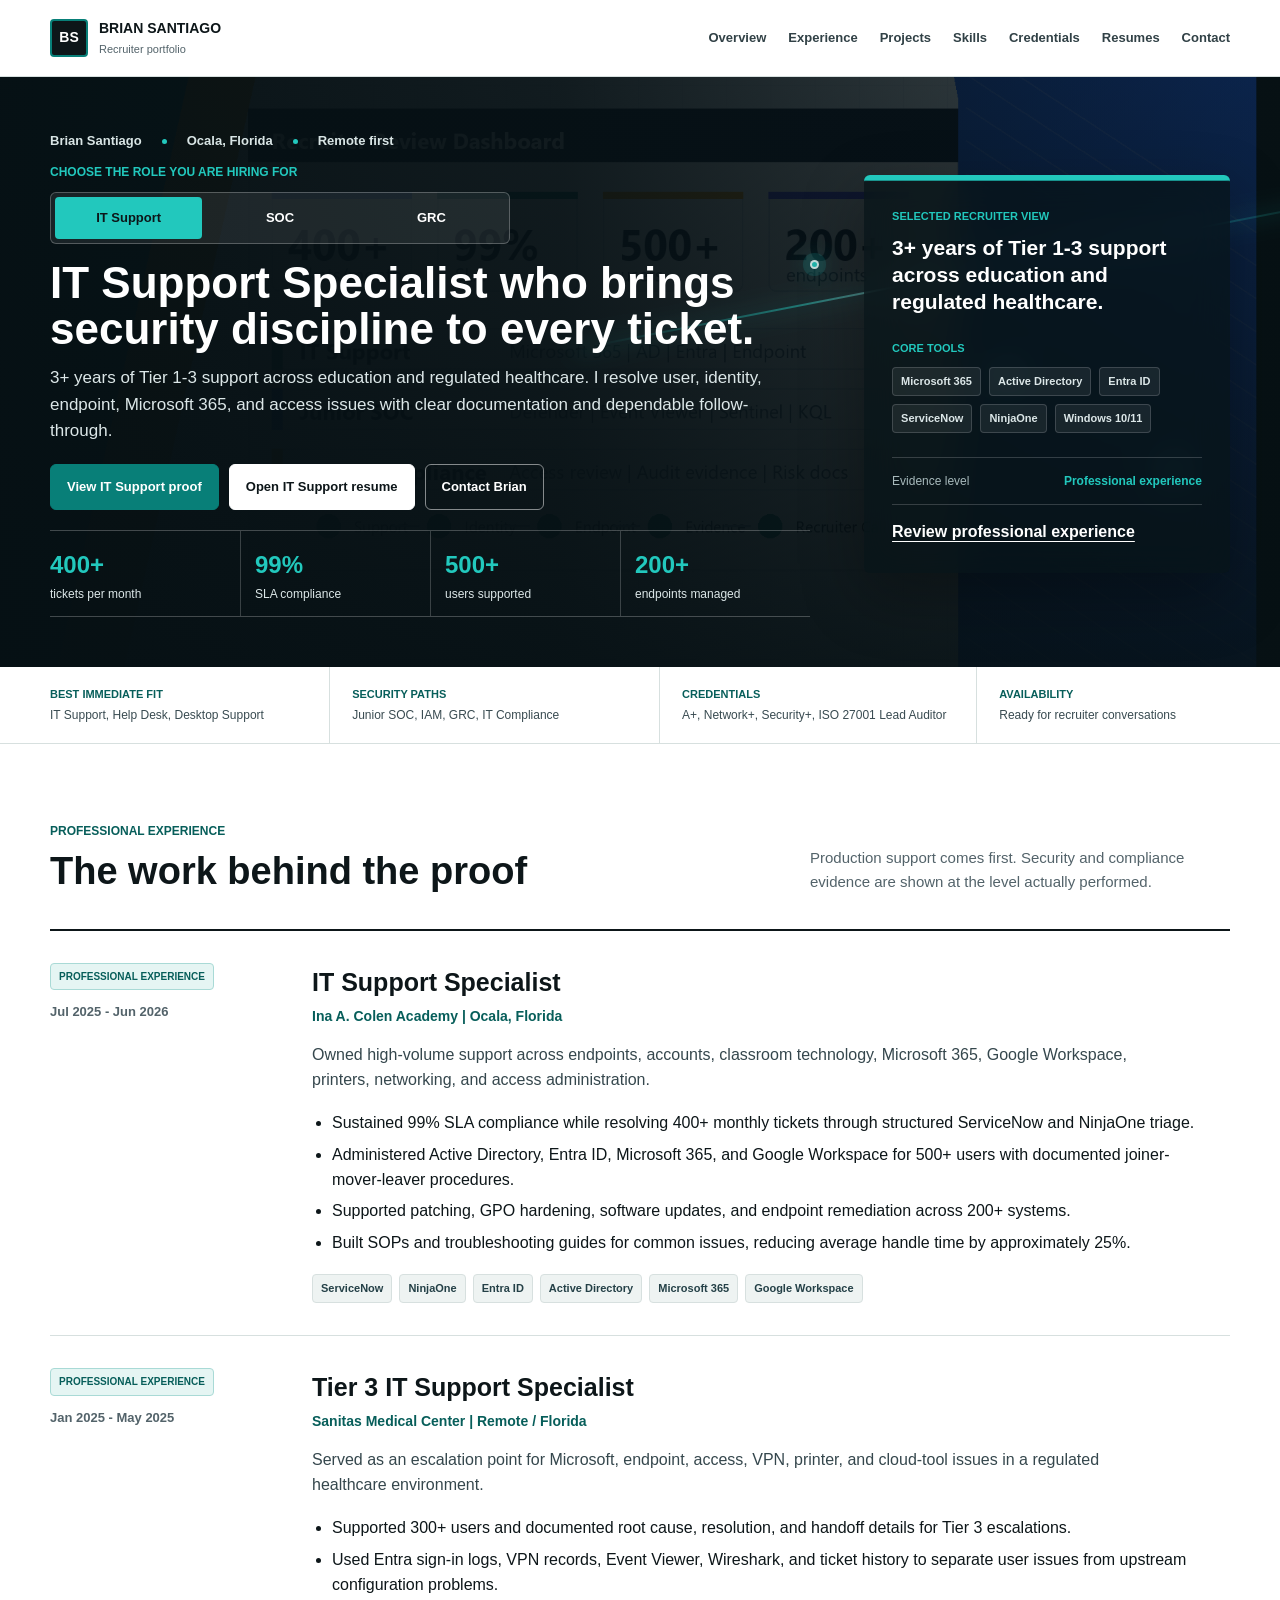
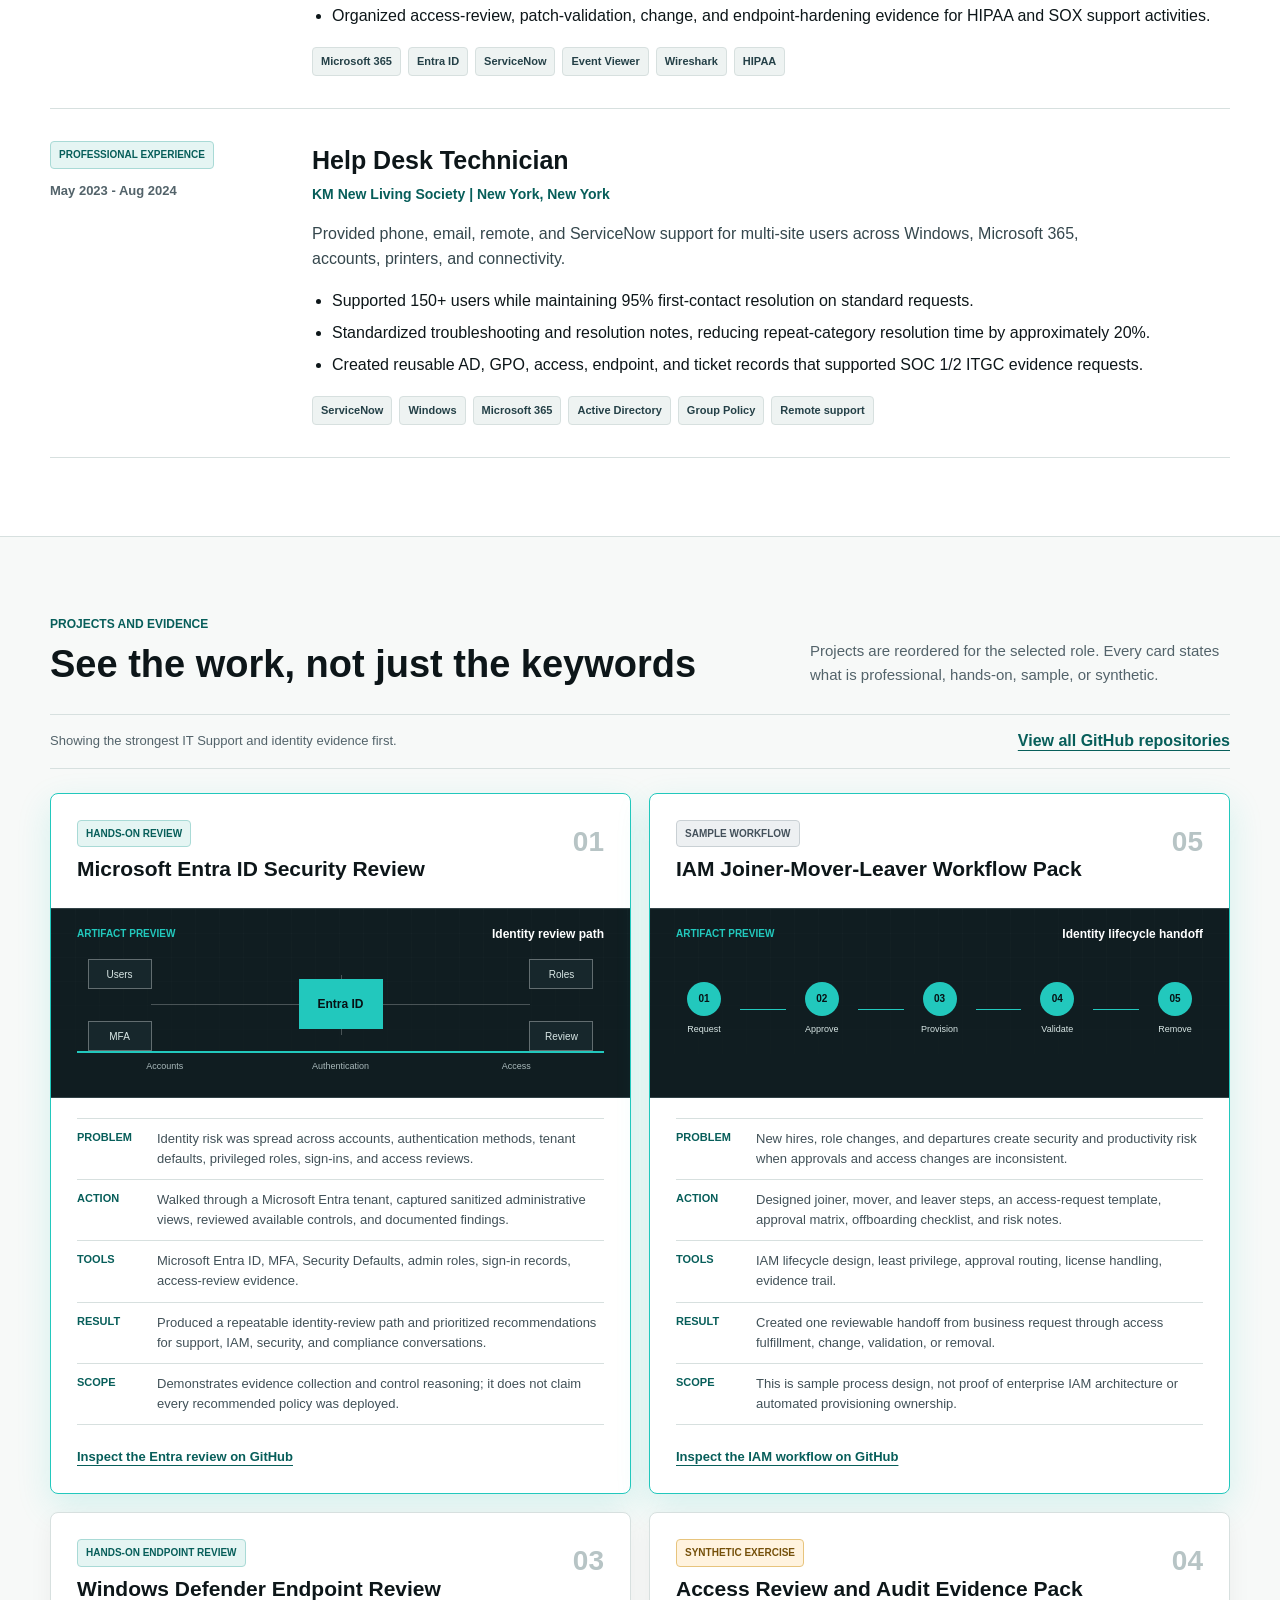
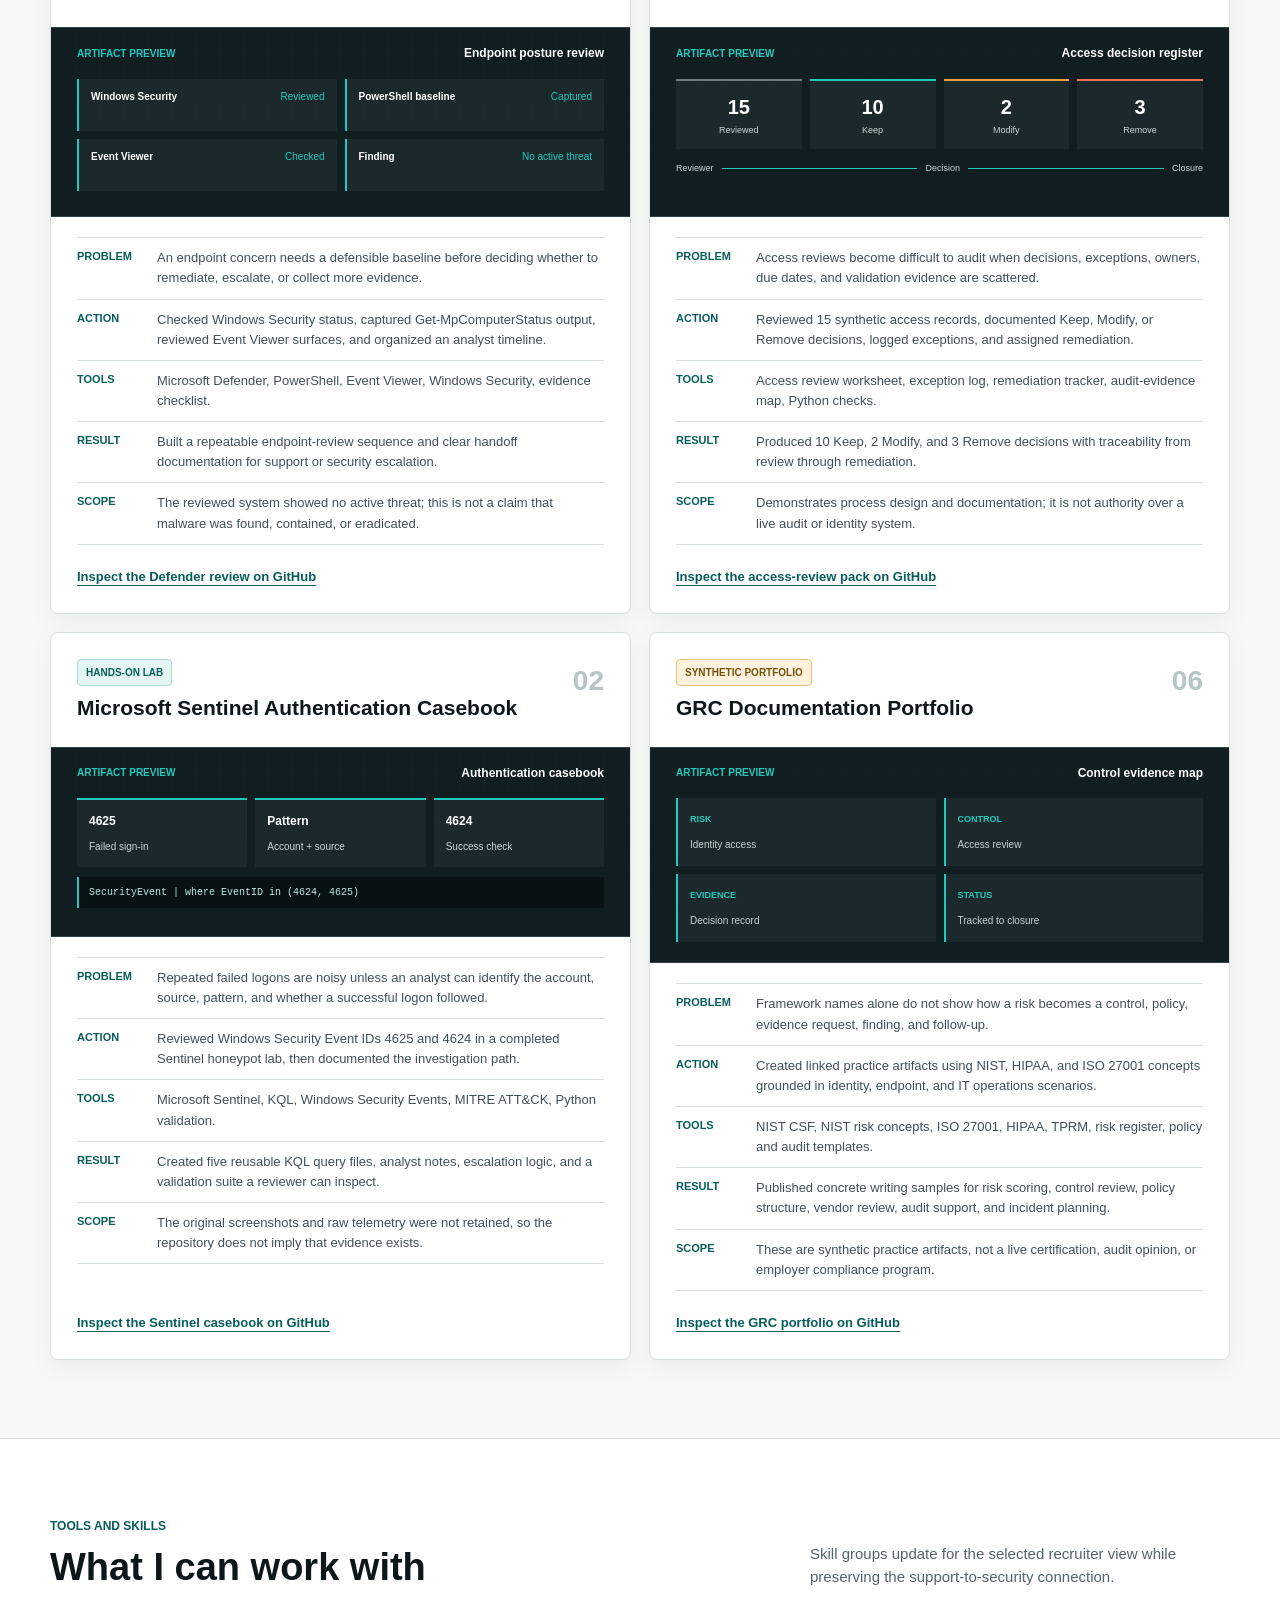
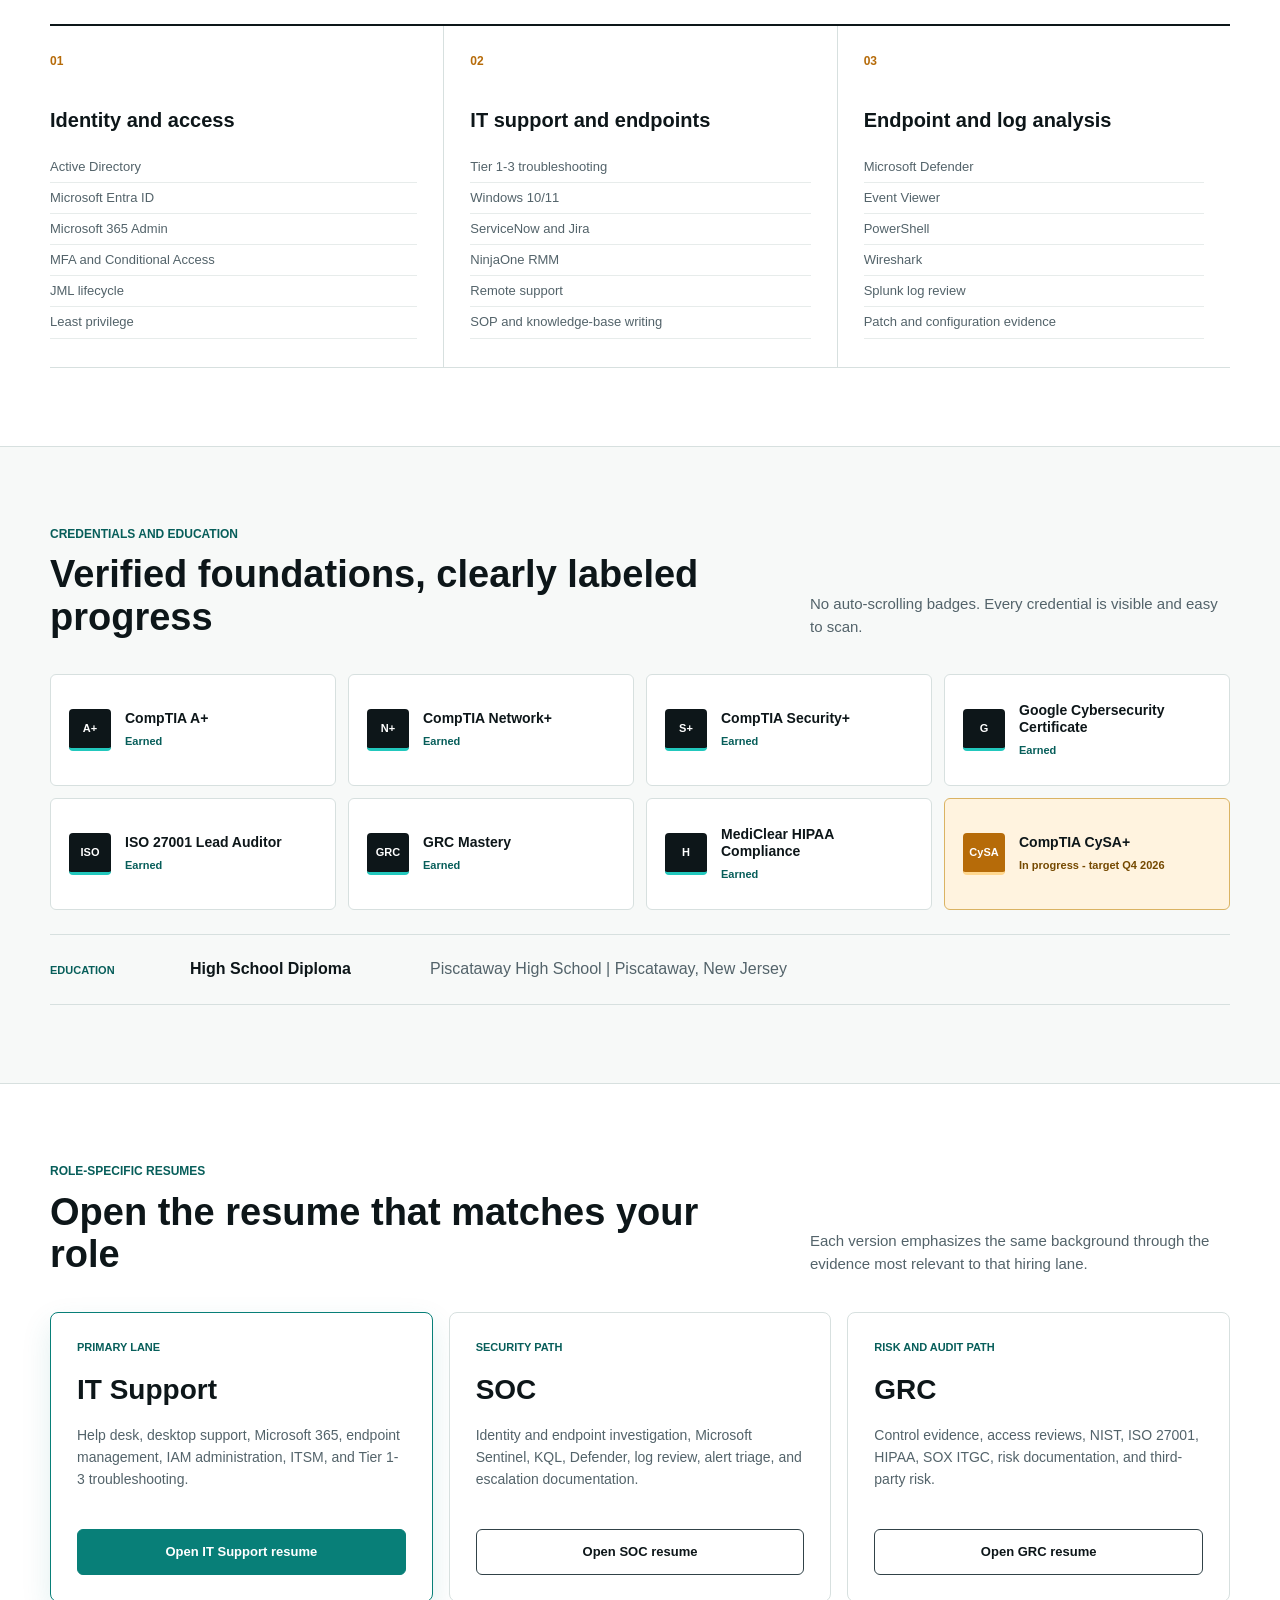
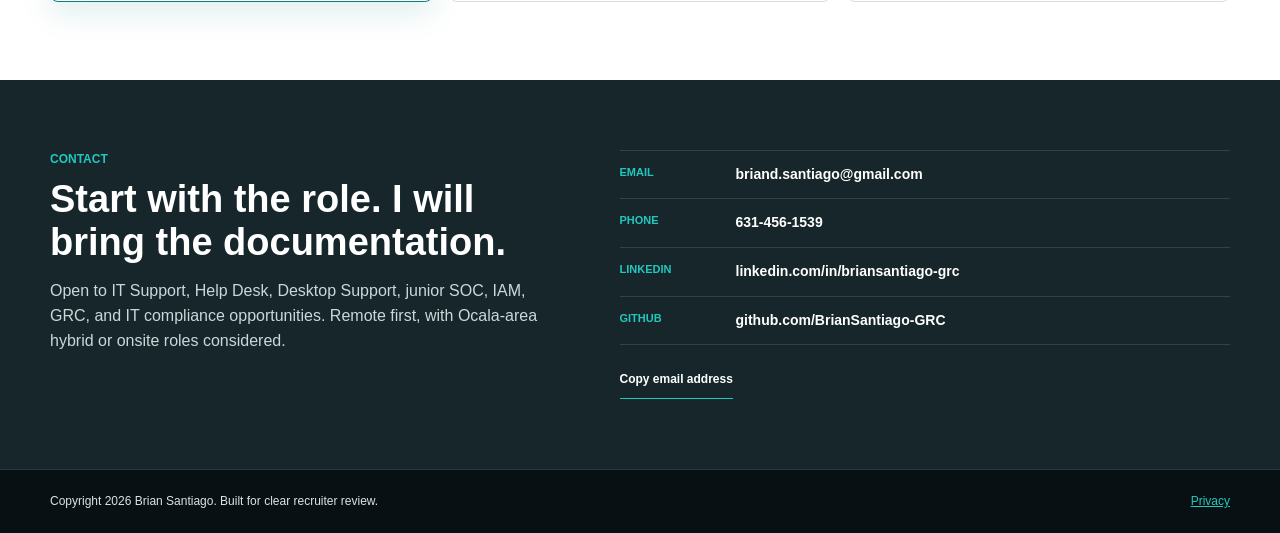
<file: docs/index.html>
<!doctype html>
<html lang="en">
<head>
  <meta charset="utf-8">
  <meta name="viewport" content="width=device-width, initial-scale=1">
  <title>Brian Santiago | IT Support, SOC, and GRC Portfolio</title>
  <meta name="description" content="Recruiter-ready portfolio for Brian Santiago: IT Support professional with Microsoft 365, Active Directory, Entra ID, ServiceNow, NinjaOne, SOC lab, IAM, and GRC evidence.">
  <link rel="canonical" href="https://briansantiago-grc.github.io/BrianSantiago-GRC/">
  <meta name="theme-color" content="#0d1619">
  <meta property="og:type" content="website">
  <meta property="og:title" content="Brian Santiago | IT Support, SOC, and GRC Portfolio">
  <meta property="og:description" content="Professional IT support experience with role-specific SOC and GRC proof, projects, tools, credentials, and resumes.">
  <meta property="og:url" content="https://briansantiago-grc.github.io/BrianSantiago-GRC/">
  <meta property="og:image" content="https://briansantiago-grc.github.io/BrianSantiago-GRC/recruiter_portfolio_hero_visual.png">
  <meta name="twitter:card" content="summary_large_image">
  <meta name="twitter:title" content="Brian Santiago | Recruiter Portfolio">
  <meta name="twitter:description" content="IT Support first, with documented SOC and GRC proof.">
  <meta name="twitter:image" content="https://briansantiago-grc.github.io/BrianSantiago-GRC/recruiter_portfolio_hero_visual.png">
  <link rel="icon" href="data:image/svg+xml,%3Csvg xmlns='http://www.w3.org/2000/svg' viewBox='0 0 64 64'%3E%3Crect width='64' height='64' rx='8' fill='%230d1619'/%3E%3Cpath d='M10 10h44v44H10z' fill='none' stroke='%2317a69e' stroke-width='3'/%3E%3Ctext x='32' y='39' text-anchor='middle' font-family='Arial' font-size='22' font-weight='800' fill='white'%3EBS%3C/text%3E%3C/svg%3E">
  <link rel="stylesheet" href="assets/site.css">
  <script type="application/ld+json">
  {
    "@context": "https://schema.org",
    "@type": "Person",
    "name": "Brian Santiago",
    "url": "https://briansantiago-grc.github.io/BrianSantiago-GRC/",
    "email": "mailto:briand.santiago@gmail.com",
    "telephone": "+1-631-456-1539",
    "homeLocation": {"@type": "Place", "name": "Ocala, Florida"},
    "jobTitle": "IT Support Specialist",
    "sameAs": [
      "https://www.linkedin.com/in/briansantiago-grc",
      "https://github.com/BrianSantiago-GRC"
    ],
    "knowsAbout": [
      "IT Support", "Microsoft 365", "Active Directory", "Microsoft Entra ID",
      "ServiceNow", "NinjaOne", "Microsoft Sentinel", "KQL", "GRC", "IAM"
    ]
  }
  </script>
</head>
<body>
  <a class="skip-link" href="#main">Skip to main content</a>
  <div class="scroll-progress" id="scroll-progress" aria-hidden="true"><span></span></div>

  <header class="site-header">
    <div class="header-inner">
      <a class="brand" href="#overview" aria-label="Brian Santiago portfolio home">
        <span class="brand-mark" aria-hidden="true">BS</span>
        <span>
          <strong>Brian Santiago</strong>
          <small>Recruiter portfolio</small>
        </span>
      </a>
      <nav aria-label="Primary navigation">
        <a href="#overview">Overview</a>
        <a href="#experience">Experience</a>
        <a href="#projects">Projects</a>
        <a href="#skills">Skills</a>
        <a href="#credentials">Credentials</a>
        <a href="#resumes">Resumes</a>
        <a href="#contact">Contact</a>
      </nav>
    </div>
  </header>

  <main id="main">
    <section class="hero" id="overview" aria-labelledby="role-title">
      <img class="hero-media" src="recruiter_portfolio_hero_visual.png" alt="Abstract route and control-evidence visual representing Brian Santiago's support-to-security career path">
      <div class="hero-overlay" aria-hidden="true"></div>
      <div class="signal-path" aria-hidden="true">
        <span class="signal-path-line"></span>
        <span class="signal-node signal-node-one"></span>
        <span class="signal-node signal-node-two"></span>
        <span class="signal-node signal-node-three"></span>
      </div>
      <div class="hero-inner">
        <div class="hero-copy">
          <div class="identity-line">
            <span>Brian Santiago</span>
            <span>Ocala, Florida</span>
            <span>Remote first</span>
          </div>

          <p class="eyebrow">Choose the role you are hiring for</p>
          <div class="role-switcher" aria-label="Choose a recruiter view">
            <button type="button" data-role="it" aria-pressed="true">IT Support</button>
            <button type="button" data-role="soc" aria-pressed="false">SOC</button>
            <button type="button" data-role="grc" aria-pressed="false">GRC</button>
          </div>

          <h1 id="role-title">IT Support Specialist who brings security discipline to every ticket.</h1>
          <p class="hero-summary" id="role-summary">3+ years of Tier 1-3 support across education and regulated healthcare. I resolve user, identity, endpoint, Microsoft 365, and access issues with clear documentation and dependable follow-through.</p>

          <div class="hero-actions">
            <a class="button button-primary" href="#projects">View IT Support proof</a>
            <a class="button button-secondary" id="role-resume" href="assets/resumes/Brian_Santiago_IT.pdf" download>Open IT Support resume</a>
            <a class="button button-quiet" href="#contact">Contact Brian</a>
          </div>

          <dl class="proof-strip" aria-label="Professional support results">
            <div><dt>400+</dt><dd>tickets per month</dd></div>
            <div><dt>99%</dt><dd>SLA compliance</dd></div>
            <div><dt>500+</dt><dd>users supported</dd></div>
            <div><dt>200+</dt><dd>endpoints managed</dd></div>
          </dl>
        </div>

        <aside class="role-panel" aria-label="Selected role summary">
          <p class="panel-kicker">Selected recruiter view</p>
          <strong class="panel-title" id="role-proof">3+ years of Tier 1-3 support across education and regulated healthcare.</strong>
          <p class="panel-label">Core tools</p>
          <ul class="tool-list" id="role-tools">
            <li>Microsoft 365</li>
            <li>Active Directory</li>
            <li>Entra ID</li>
            <li>ServiceNow</li>
            <li>NinjaOne</li>
            <li>Windows 10/11</li>
          </ul>
          <div class="role-boundary">
            <span>Evidence level</span>
            <strong id="role-boundary">Professional experience</strong>
          </div>
          <a class="text-link" href="#experience">Review professional experience</a>
        </aside>
      </div>
    </section>

    <section class="snapshot" id="snapshot" aria-label="Recruiter snapshot" data-reveal="section">
      <div class="snapshot-inner">
        <p><strong>Best immediate fit</strong><span>IT Support, Help Desk, Desktop Support</span></p>
        <p><strong>Security paths</strong><span>Junior SOC, IAM, GRC, IT Compliance</span></p>
        <p><strong>Credentials</strong><span>A+, Network+, Security+, ISO 27001 Lead Auditor</span></p>
        <p><strong>Availability</strong><span>Ready for recruiter conversations</span></p>
      </div>
    </section>

    <section class="section experience-section" id="experience" aria-labelledby="experience-title" data-reveal="section">
      <div class="section-inner">
        <header class="section-heading">
          <div>
            <p class="eyebrow">Professional experience</p>
            <h2 id="experience-title">The work behind the proof</h2>
          </div>
          <p>Production support comes first. Security and compliance evidence are shown at the level actually performed.</p>
        </header>

        <div class="experience-list">
          <article class="experience-item" data-reveal="item">
            <div class="experience-meta">
              <span class="evidence-badge professional">Professional experience</span>
              <time>Jul 2025 - Jun 2026</time>
            </div>
            <div class="experience-body">
              <h3>IT Support Specialist</h3>
              <p class="employer">Ina A. Colen Academy | Ocala, Florida</p>
              <p>Owned high-volume support across endpoints, accounts, classroom technology, Microsoft 365, Google Workspace, printers, networking, and access administration.</p>
              <ul>
                <li>Sustained 99% SLA compliance while resolving 400+ monthly tickets through structured ServiceNow and NinjaOne triage.</li>
                <li>Administered Active Directory, Entra ID, Microsoft 365, and Google Workspace for 500+ users with documented joiner-mover-leaver procedures.</li>
                <li>Supported patching, GPO hardening, software updates, and endpoint remediation across 200+ systems.</li>
                <li>Built SOPs and troubleshooting guides for common issues, reducing average handle time by approximately 25%.</li>
              </ul>
              <div class="tag-list" aria-label="Ina A. Colen Academy tools">
                <span>ServiceNow</span><span>NinjaOne</span><span>Entra ID</span><span>Active Directory</span><span>Microsoft 365</span><span>Google Workspace</span>
              </div>
            </div>
          </article>

          <article class="experience-item" data-reveal="item">
            <div class="experience-meta">
              <span class="evidence-badge professional">Professional experience</span>
              <time>Jan 2025 - May 2025</time>
            </div>
            <div class="experience-body">
              <h3>Tier 3 IT Support Specialist</h3>
              <p class="employer">Sanitas Medical Center | Remote / Florida</p>
              <p>Served as an escalation point for Microsoft, endpoint, access, VPN, printer, and cloud-tool issues in a regulated healthcare environment.</p>
              <ul>
                <li>Supported 300+ users and documented root cause, resolution, and handoff details for Tier 3 escalations.</li>
                <li>Used Entra sign-in logs, VPN records, Event Viewer, Wireshark, and ticket history to separate user issues from upstream configuration problems.</li>
                <li>Organized access-review, patch-validation, change, and endpoint-hardening evidence for HIPAA and SOX support activities.</li>
              </ul>
              <div class="tag-list" aria-label="Sanitas Medical Center tools">
                <span>Microsoft 365</span><span>Entra ID</span><span>ServiceNow</span><span>Event Viewer</span><span>Wireshark</span><span>HIPAA</span>
              </div>
            </div>
          </article>

          <article class="experience-item" data-reveal="item">
            <div class="experience-meta">
              <span class="evidence-badge professional">Professional experience</span>
              <time>May 2023 - Aug 2024</time>
            </div>
            <div class="experience-body">
              <h3>Help Desk Technician</h3>
              <p class="employer">KM New Living Society | New York, New York</p>
              <p>Provided phone, email, remote, and ServiceNow support for multi-site users across Windows, Microsoft 365, accounts, printers, and connectivity.</p>
              <ul>
                <li>Supported 150+ users while maintaining 95% first-contact resolution on standard requests.</li>
                <li>Standardized troubleshooting and resolution notes, reducing repeat-category resolution time by approximately 20%.</li>
                <li>Created reusable AD, GPO, access, endpoint, and ticket records that supported SOC 1/2 ITGC evidence requests.</li>
              </ul>
              <div class="tag-list" aria-label="KM New Living Society tools">
                <span>ServiceNow</span><span>Windows</span><span>Microsoft 365</span><span>Active Directory</span><span>Group Policy</span><span>Remote support</span>
              </div>
            </div>
          </article>
        </div>
      </div>
    </section>

    <section class="section projects-section" id="projects" aria-labelledby="projects-title" data-reveal="section">
      <div class="section-inner">
        <header class="section-heading">
          <div>
            <p class="eyebrow">Projects and evidence</p>
            <h2 id="projects-title">See the work, not just the keywords</h2>
          </div>
          <p>Projects are reordered for the selected role. Every card states what is professional, hands-on, sample, or synthetic.</p>
        </header>

        <div class="project-toolbar">
          <p id="project-context">Showing the strongest IT Support and identity evidence first.</p>
          <a class="text-link" href="https://github.com/BrianSantiago-GRC">View all GitHub repositories</a>
        </div>

        <div class="project-grid" id="project-grid">
          <article class="project-card" data-reveal="item" data-project="entra-review" data-roles="it soc grc" data-rank-it="1" data-rank-soc="3" data-rank-grc="2">
            <header class="project-card-header">
              <div>
                <span class="evidence-badge lab">Hands-on review</span>
                <h3>Microsoft Entra ID Security Review</h3>
              </div>
              <span class="project-number" aria-hidden="true">01</span>
            </header>
            <figure class="artifact-preview preview-identity" aria-label="Artifact preview of an Entra ID identity review path">
              <figcaption><span>Artifact preview</span><strong>Identity review path</strong></figcaption>
              <div class="identity-map" aria-hidden="true">
                <span class="identity-node identity-user">Users</span>
                <span class="identity-node identity-auth">MFA</span>
                <strong class="identity-core">Entra ID</strong>
                <span class="identity-node identity-role">Roles</span>
                <span class="identity-node identity-review">Review</span>
              </div>
              <div class="preview-checkpoints" aria-hidden="true"><span>Accounts</span><span>Authentication</span><span>Access</span></div>
            </figure>
            <dl class="evidence-list">
              <div><dt>Problem</dt><dd>Identity risk was spread across accounts, authentication methods, tenant defaults, privileged roles, sign-ins, and access reviews.</dd></div>
              <div><dt>Action</dt><dd>Walked through a Microsoft Entra tenant, captured sanitized administrative views, reviewed available controls, and documented findings.</dd></div>
              <div><dt>Tools</dt><dd>Microsoft Entra ID, MFA, Security Defaults, admin roles, sign-in records, access-review evidence.</dd></div>
              <div><dt>Result</dt><dd>Produced a repeatable identity-review path and prioritized recommendations for support, IAM, security, and compliance conversations.</dd></div>
              <div><dt>Scope</dt><dd>Demonstrates evidence collection and control reasoning; it does not claim every recommended policy was deployed.</dd></div>
            </dl>
            <a class="project-link" href="https://github.com/BrianSantiago-GRC/entra-identity-security-review">Inspect the Entra review on GitHub</a>
          </article>

          <article class="project-card" data-reveal="item" data-project="sentinel-casebook" data-roles="soc" data-rank-it="6" data-rank-soc="1" data-rank-grc="6">
            <header class="project-card-header">
              <div>
                <span class="evidence-badge lab">Hands-on lab</span>
                <h3>Microsoft Sentinel Authentication Casebook</h3>
              </div>
              <span class="project-number" aria-hidden="true">02</span>
            </header>
            <figure class="artifact-preview preview-sentinel" aria-label="Artifact preview of a Sentinel authentication investigation timeline">
              <figcaption><span>Artifact preview</span><strong>Authentication casebook</strong></figcaption>
              <div class="auth-timeline" aria-hidden="true">
                <span><b>4625</b> Failed sign-in</span>
                <span><b>Pattern</b> Account + source</span>
                <span><b>4624</b> Success check</span>
              </div>
              <code aria-hidden="true">SecurityEvent | where EventID in (4624, 4625)</code>
            </figure>
            <dl class="evidence-list">
              <div><dt>Problem</dt><dd>Repeated failed logons are noisy unless an analyst can identify the account, source, pattern, and whether a successful logon followed.</dd></div>
              <div><dt>Action</dt><dd>Reviewed Windows Security Event IDs 4625 and 4624 in a completed Sentinel honeypot lab, then documented the investigation path.</dd></div>
              <div><dt>Tools</dt><dd>Microsoft Sentinel, KQL, Windows Security Events, MITRE ATT&amp;CK, Python validation.</dd></div>
              <div><dt>Result</dt><dd>Created five reusable KQL query files, analyst notes, escalation logic, and a validation suite a reviewer can inspect.</dd></div>
              <div><dt>Scope</dt><dd>The original screenshots and raw telemetry were not retained, so the repository does not imply that evidence exists.</dd></div>
            </dl>
            <a class="project-link" href="https://github.com/BrianSantiago-GRC/Microsoft-Sentinel-SIEM">Inspect the Sentinel casebook on GitHub</a>
          </article>

          <article class="project-card" data-reveal="item" data-project="defender-review" data-roles="it soc" data-rank-it="3" data-rank-soc="2" data-rank-grc="6">
            <header class="project-card-header">
              <div>
                <span class="evidence-badge lab">Hands-on endpoint review</span>
                <h3>Windows Defender Endpoint Review</h3>
              </div>
              <span class="project-number" aria-hidden="true">03</span>
            </header>
            <figure class="artifact-preview preview-defender" aria-label="Artifact preview of a Windows Defender endpoint review">
              <figcaption><span>Artifact preview</span><strong>Endpoint posture review</strong></figcaption>
              <div class="posture-list" aria-hidden="true">
                <span><b>Windows Security</b><em>Reviewed</em></span>
                <span><b>PowerShell baseline</b><em>Captured</em></span>
                <span><b>Event Viewer</b><em>Checked</em></span>
                <span><b>Finding</b><em>No active threat</em></span>
              </div>
            </figure>
            <dl class="evidence-list">
              <div><dt>Problem</dt><dd>An endpoint concern needs a defensible baseline before deciding whether to remediate, escalate, or collect more evidence.</dd></div>
              <div><dt>Action</dt><dd>Checked Windows Security status, captured Get-MpComputerStatus output, reviewed Event Viewer surfaces, and organized an analyst timeline.</dd></div>
              <div><dt>Tools</dt><dd>Microsoft Defender, PowerShell, Event Viewer, Windows Security, evidence checklist.</dd></div>
              <div><dt>Result</dt><dd>Built a repeatable endpoint-review sequence and clear handoff documentation for support or security escalation.</dd></div>
              <div><dt>Scope</dt><dd>The reviewed system showed no active threat; this is not a claim that malware was found, contained, or eradicated.</dd></div>
            </dl>
            <a class="project-link" href="https://github.com/BrianSantiago-GRC/microsoft-defender-endpoint-investigation">Inspect the Defender review on GitHub</a>
          </article>

          <article class="project-card" data-reveal="item" data-project="access-review" data-roles="it grc" data-rank-it="4" data-rank-soc="6" data-rank-grc="1">
            <header class="project-card-header">
              <div>
                <span class="evidence-badge synthetic">Synthetic exercise</span>
                <h3>Access Review and Audit Evidence Pack</h3>
              </div>
              <span class="project-number" aria-hidden="true">04</span>
            </header>
            <figure class="artifact-preview preview-access" aria-label="Artifact preview of a synthetic access review evidence pack">
              <figcaption><span>Artifact preview</span><strong>Access decision register</strong></figcaption>
              <div class="decision-summary" aria-hidden="true">
                <span><b>15</b> Reviewed</span>
                <span class="keep"><b>10</b> Keep</span>
                <span class="modify"><b>2</b> Modify</span>
                <span class="remove"><b>3</b> Remove</span>
              </div>
              <div class="evidence-chain" aria-hidden="true"><span>Reviewer</span><i></i><span>Decision</span><i></i><span>Closure</span></div>
            </figure>
            <dl class="evidence-list">
              <div><dt>Problem</dt><dd>Access reviews become difficult to audit when decisions, exceptions, owners, due dates, and validation evidence are scattered.</dd></div>
              <div><dt>Action</dt><dd>Reviewed 15 synthetic access records, documented Keep, Modify, or Remove decisions, logged exceptions, and assigned remediation.</dd></div>
              <div><dt>Tools</dt><dd>Access review worksheet, exception log, remediation tracker, audit-evidence map, Python checks.</dd></div>
              <div><dt>Result</dt><dd>Produced 10 Keep, 2 Modify, and 3 Remove decisions with traceability from review through remediation.</dd></div>
              <div><dt>Scope</dt><dd>Demonstrates process design and documentation; it is not authority over a live audit or identity system.</dd></div>
            </dl>
            <a class="project-link" href="https://github.com/BrianSantiago-GRC/grc-access-review-audit-evidence-pack">Inspect the access-review pack on GitHub</a>
          </article>

          <article class="project-card" data-reveal="item" data-project="iam-jml" data-roles="it grc" data-rank-it="2" data-rank-soc="6" data-rank-grc="3">
            <header class="project-card-header">
              <div>
                <span class="evidence-badge sample">Sample workflow</span>
                <h3>IAM Joiner-Mover-Leaver Workflow Pack</h3>
              </div>
              <span class="project-number" aria-hidden="true">05</span>
            </header>
            <figure class="artifact-preview preview-jml" aria-label="Artifact preview of a joiner mover leaver workflow">
              <figcaption><span>Artifact preview</span><strong>Identity lifecycle handoff</strong></figcaption>
              <div class="workflow-track" aria-hidden="true">
                <span><b>01</b>Request</span><i></i><span><b>02</b>Approve</span><i></i><span><b>03</b>Provision</span><i></i><span><b>04</b>Validate</span><i></i><span><b>05</b>Remove</span>
              </div>
            </figure>
            <dl class="evidence-list">
              <div><dt>Problem</dt><dd>New hires, role changes, and departures create security and productivity risk when approvals and access changes are inconsistent.</dd></div>
              <div><dt>Action</dt><dd>Designed joiner, mover, and leaver steps, an access-request template, approval matrix, offboarding checklist, and risk notes.</dd></div>
              <div><dt>Tools</dt><dd>IAM lifecycle design, least privilege, approval routing, license handling, evidence trail.</dd></div>
              <div><dt>Result</dt><dd>Created one reviewable handoff from business request through access fulfillment, change, validation, or removal.</dd></div>
              <div><dt>Scope</dt><dd>This is sample process design, not proof of enterprise IAM architecture or automated provisioning ownership.</dd></div>
            </dl>
            <a class="project-link" href="https://github.com/BrianSantiago-GRC/iam-jml-access-workflow-pack">Inspect the IAM workflow on GitHub</a>
          </article>

          <article class="project-card" data-reveal="item" data-project="grc-portfolio" data-roles="grc" data-rank-it="6" data-rank-soc="6" data-rank-grc="2">
            <header class="project-card-header">
              <div>
                <span class="evidence-badge synthetic">Synthetic portfolio</span>
                <h3>GRC Documentation Portfolio</h3>
              </div>
              <span class="project-number" aria-hidden="true">06</span>
            </header>
            <figure class="artifact-preview preview-grc" aria-label="Artifact preview of a synthetic GRC evidence relationship map">
              <figcaption><span>Artifact preview</span><strong>Control evidence map</strong></figcaption>
              <div class="control-map" aria-hidden="true">
                <span><b>Risk</b>Identity access</span>
                <span><b>Control</b>Access review</span>
                <span><b>Evidence</b>Decision record</span>
                <span><b>Status</b>Tracked to closure</span>
              </div>
            </figure>
            <dl class="evidence-list">
              <div><dt>Problem</dt><dd>Framework names alone do not show how a risk becomes a control, policy, evidence request, finding, and follow-up.</dd></div>
              <div><dt>Action</dt><dd>Created linked practice artifacts using NIST, HIPAA, and ISO 27001 concepts grounded in identity, endpoint, and IT operations scenarios.</dd></div>
              <div><dt>Tools</dt><dd>NIST CSF, NIST risk concepts, ISO 27001, HIPAA, TPRM, risk register, policy and audit templates.</dd></div>
              <div><dt>Result</dt><dd>Published concrete writing samples for risk scoring, control review, policy structure, vendor review, audit support, and incident planning.</dd></div>
              <div><dt>Scope</dt><dd>These are synthetic practice artifacts, not a live certification, audit opinion, or employer compliance program.</dd></div>
            </dl>
            <a class="project-link" href="https://github.com/BrianSantiago-GRC/grc-portfolio">Inspect the GRC portfolio on GitHub</a>
          </article>
        </div>
      </div>
    </section>

    <section class="section skills-section" id="skills" aria-labelledby="skills-title" data-reveal="section">
      <div class="section-inner">
        <header class="section-heading">
          <div>
            <p class="eyebrow">Tools and skills</p>
            <h2 id="skills-title">What I can work with</h2>
          </div>
          <p>Skill groups update for the selected recruiter view while preserving the support-to-security connection.</p>
        </header>

        <div class="skills-grid">
          <article class="skill-group" data-skill-roles="it soc grc">
            <p class="skill-index">01</p>
            <h3>Identity and access</h3>
            <ul><li>Active Directory</li><li>Microsoft Entra ID</li><li>Microsoft 365 Admin</li><li>MFA and Conditional Access</li><li>JML lifecycle</li><li>Least privilege</li></ul>
          </article>
          <article class="skill-group" data-skill-roles="it">
            <p class="skill-index">02</p>
            <h3>IT support and endpoints</h3>
            <ul><li>Tier 1-3 troubleshooting</li><li>Windows 10/11</li><li>ServiceNow and Jira</li><li>NinjaOne RMM</li><li>Remote support</li><li>SOP and knowledge-base writing</li></ul>
          </article>
          <article class="skill-group" data-skill-roles="it soc">
            <p class="skill-index">03</p>
            <h3>Endpoint and log analysis</h3>
            <ul><li>Microsoft Defender</li><li>Event Viewer</li><li>PowerShell</li><li>Wireshark</li><li>Splunk log review</li><li>Patch and configuration evidence</li></ul>
          </article>
          <article class="skill-group" data-skill-roles="soc">
            <p class="skill-index">04</p>
            <h3>Security operations</h3>
            <ul><li>Microsoft Sentinel</li><li>KQL</li><li>Alert triage</li><li>Incident timelines</li><li>MITRE ATT&amp;CK</li><li>Escalation documentation</li></ul>
          </article>
          <article class="skill-group" data-skill-roles="grc">
            <p class="skill-index">05</p>
            <h3>Governance, risk, and compliance</h3>
            <ul><li>NIST CSF</li><li>ISO 27001</li><li>HIPAA and SOX ITGC</li><li>Access reviews</li><li>Risk registers</li><li>TPRM and audit evidence</li></ul>
          </article>
        </div>
      </div>
    </section>

    <section class="section credentials-section" id="credentials" aria-labelledby="credentials-title" data-reveal="section">
      <div class="section-inner">
        <header class="section-heading">
          <div>
            <p class="eyebrow">Credentials and education</p>
            <h2 id="credentials-title">Verified foundations, clearly labeled progress</h2>
          </div>
          <p>No auto-scrolling badges. Every credential is visible and easy to scan.</p>
        </header>

        <div class="credential-grid">
          <article class="credential"><span class="credential-mark">A+</span><div><h3>CompTIA A+</h3><p>Earned</p></div></article>
          <article class="credential"><span class="credential-mark">N+</span><div><h3>CompTIA Network+</h3><p>Earned</p></div></article>
          <article class="credential"><span class="credential-mark">S+</span><div><h3>CompTIA Security+</h3><p>Earned</p></div></article>
          <article class="credential"><span class="credential-mark">G</span><div><h3>Google Cybersecurity Certificate</h3><p>Earned</p></div></article>
          <article class="credential"><span class="credential-mark">ISO</span><div><h3>ISO 27001 Lead Auditor</h3><p>Earned</p></div></article>
          <article class="credential"><span class="credential-mark">GRC</span><div><h3>GRC Mastery</h3><p>Earned</p></div></article>
          <article class="credential"><span class="credential-mark">H</span><div><h3>MediClear HIPAA Compliance</h3><p>Earned</p></div></article>
          <article class="credential credential-progress"><span class="credential-mark">CySA</span><div><h3>CompTIA CySA+</h3><p>In progress - target Q4 2026</p></div></article>
        </div>

        <div class="education-row">
          <span>Education</span>
          <strong>High School Diploma</strong>
          <p>Piscataway High School | Piscataway, New Jersey</p>
        </div>
      </div>
    </section>

    <section class="section resumes-section" id="resumes" aria-labelledby="resumes-title" data-reveal="section">
      <div class="section-inner">
        <header class="section-heading">
          <div>
            <p class="eyebrow">Role-specific resumes</p>
            <h2 id="resumes-title">Open the resume that matches your role</h2>
          </div>
          <p>Each version emphasizes the same background through the evidence most relevant to that hiring lane.</p>
        </header>

        <div class="resume-grid">
          <article class="resume-card" data-resume-role="it">
            <span class="resume-role">Primary lane</span>
            <h3>IT Support</h3>
            <p>Help desk, desktop support, Microsoft 365, endpoint management, IAM administration, ITSM, and Tier 1-3 troubleshooting.</p>
            <a class="button button-primary" href="assets/resumes/Brian_Santiago_IT.pdf" download>Open IT Support resume</a>
          </article>
          <article class="resume-card" data-resume-role="soc">
            <span class="resume-role">Security path</span>
            <h3>SOC</h3>
            <p>Identity and endpoint investigation, Microsoft Sentinel, KQL, Defender, log review, alert triage, and escalation documentation.</p>
            <a class="button button-secondary" href="assets/resumes/Brian_Santiago_SOC.pdf" download>Open SOC resume</a>
          </article>
          <article class="resume-card" data-resume-role="grc">
            <span class="resume-role">Risk and audit path</span>
            <h3>GRC</h3>
            <p>Control evidence, access reviews, NIST, ISO 27001, HIPAA, SOX ITGC, risk documentation, and third-party risk.</p>
            <a class="button button-secondary" href="assets/resumes/Brian_Santiago_GRC.pdf" download>Open GRC resume</a>
          </article>
        </div>
      </div>
    </section>

    <section class="contact-section" id="contact" aria-labelledby="contact-title" data-reveal="section">
      <div class="contact-inner">
        <div>
          <p class="eyebrow">Contact</p>
          <h2 id="contact-title">Start with the role. I will bring the documentation.</h2>
          <p>Open to IT Support, Help Desk, Desktop Support, junior SOC, IAM, GRC, and IT compliance opportunities. Remote first, with Ocala-area hybrid or onsite roles considered.</p>
        </div>
        <div class="contact-actions">
          <a class="contact-link" href="mailto:briand.santiago@gmail.com"><span>Email</span><strong>briand.santiago@gmail.com</strong></a>
          <a class="contact-link" href="tel:+16314561539"><span>Phone</span><strong>631-456-1539</strong></a>
          <a class="contact-link" href="https://www.linkedin.com/in/briansantiago-grc"><span>LinkedIn</span><strong>linkedin.com/in/briansantiago-grc</strong></a>
          <a class="contact-link" href="https://github.com/BrianSantiago-GRC"><span>GitHub</span><strong>github.com/BrianSantiago-GRC</strong></a>
          <button class="copy-email" id="copy-email" type="button">Copy email address</button>
          <span class="copy-status" id="copy-status" aria-live="polite"></span>
        </div>
      </div>
    </section>
  </main>

  <footer class="site-footer">
    <p>Copyright 2026 Brian Santiago. Built for clear recruiter review.</p>
    <a href="privacy/">Privacy</a>
  </footer>

  <script src="assets/site.js" defer></script>
</body>
</html>
</file>
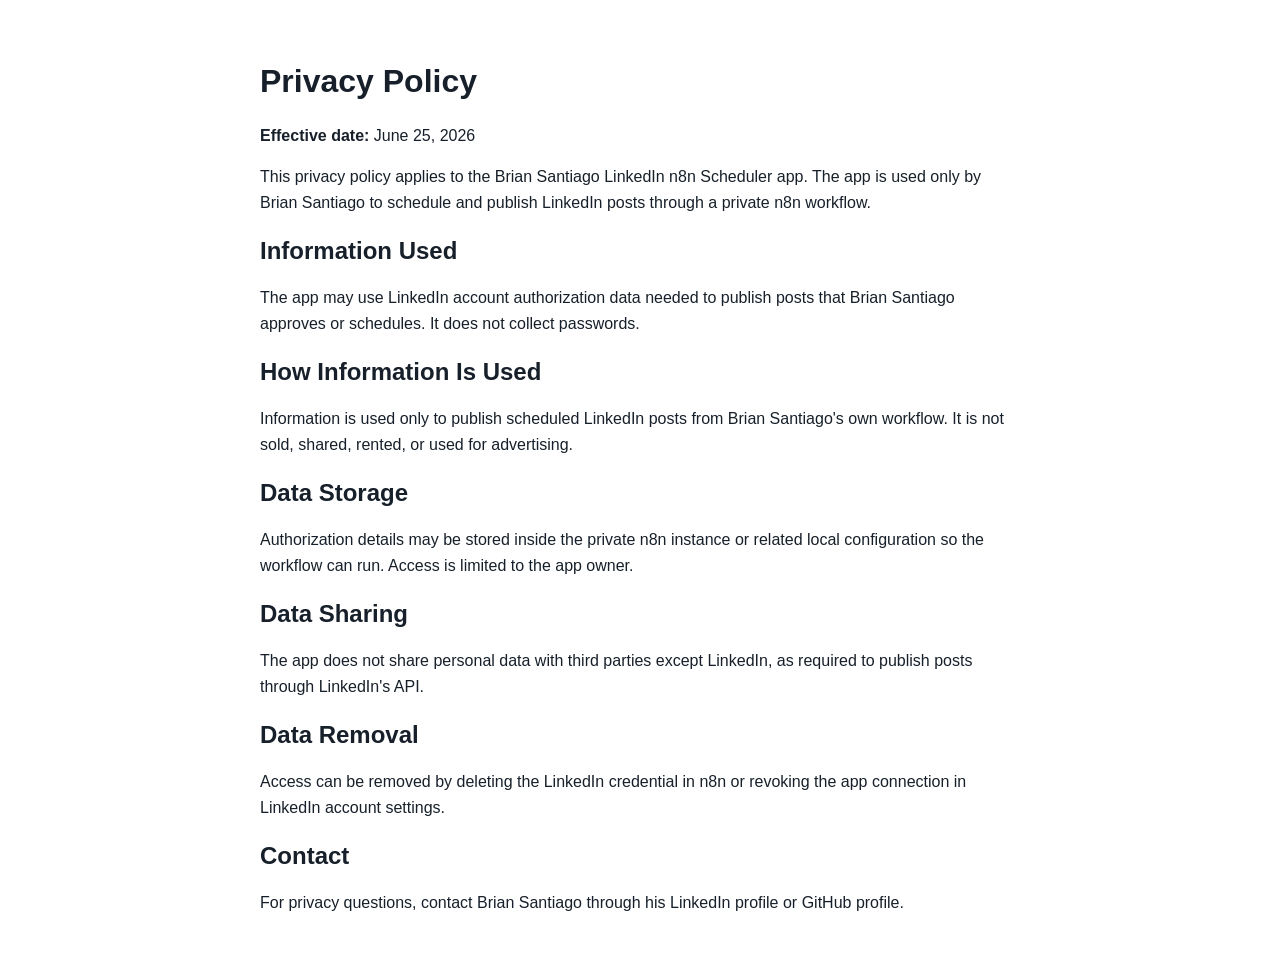
<file: docs/privacy/index.html>
<!doctype html>
<html lang="en">
<head>
  <meta charset="utf-8">
  <meta name="viewport" content="width=device-width, initial-scale=1">
  <title>Brian Santiago LinkedIn n8n Scheduler Privacy Policy</title>
  <style>
    body {
      color: #17202a;
      font-family: Arial, sans-serif;
      line-height: 1.6;
      margin: 0;
      padding: 40px 20px;
    }
    main {
      max-width: 760px;
      margin: 0 auto;
    }
    h1, h2 {
      line-height: 1.25;
    }
  </style>
</head>
<body>
  <main>
    <h1>Privacy Policy</h1>
    <p><strong>Effective date:</strong> June 25, 2026</p>
    <p>This privacy policy applies to the Brian Santiago LinkedIn n8n Scheduler app. The app is used only by Brian Santiago to schedule and publish LinkedIn posts through a private n8n workflow.</p>

    <h2>Information Used</h2>
    <p>The app may use LinkedIn account authorization data needed to publish posts that Brian Santiago approves or schedules. It does not collect passwords.</p>

    <h2>How Information Is Used</h2>
    <p>Information is used only to publish scheduled LinkedIn posts from Brian Santiago's own workflow. It is not sold, shared, rented, or used for advertising.</p>

    <h2>Data Storage</h2>
    <p>Authorization details may be stored inside the private n8n instance or related local configuration so the workflow can run. Access is limited to the app owner.</p>

    <h2>Data Sharing</h2>
    <p>The app does not share personal data with third parties except LinkedIn, as required to publish posts through LinkedIn's API.</p>

    <h2>Data Removal</h2>
    <p>Access can be removed by deleting the LinkedIn credential in n8n or revoking the app connection in LinkedIn account settings.</p>

    <h2>Contact</h2>
    <p>For privacy questions, contact Brian Santiago through his LinkedIn profile or GitHub profile.</p>
  </main>
</body>
</html>
</file>
<file: docs/assets/site.css>
:root {
  --ink: #0d1619;
  --ink-soft: #16262b;
  --muted: #53636a;
  --paper: #f7f9f8;
  --surface: #ffffff;
  --surface-alt: #eef3f2;
  --line: #d7e0df;
  --line-dark: #314248;
  --teal: #087f78;
  --teal-bright: #22c8bd;
  --teal-dark: #075e5a;
  --amber: #b66b09;
  --amber-soft: #fff3df;
  --focus: #006ee6;
  --coral: #ef6f5b;
  --role-accent: #22c8bd;
  --role-accent-soft: rgba(34, 200, 189, 0.16);
  --scroll-progress: 0%;
  --max: 1180px;
  --header-height: 76px;
  --shadow: 0 16px 38px rgba(10, 26, 30, 0.1);
}

* {
  box-sizing: border-box;
}

html {
  scroll-behavior: smooth;
}

body {
  margin: 0;
  color: var(--ink);
  background: var(--paper);
  font-family: Inter, Aptos, "Segoe UI", Arial, sans-serif;
  line-height: 1.55;
  text-rendering: optimizeLegibility;
}

body,
button,
a {
  letter-spacing: 0;
}

img {
  max-width: 100%;
}

a {
  color: inherit;
}

button,
a {
  -webkit-tap-highlight-color: transparent;
}

button {
  font: inherit;
}

[hidden] {
  display: none !important;
}

:focus-visible {
  outline: 3px solid var(--focus);
  outline-offset: 3px;
}

.skip-link {
  position: fixed;
  top: 10px;
  left: 10px;
  z-index: 100;
  padding: 10px 14px;
  color: #ffffff;
  background: var(--focus);
  border-radius: 4px;
  transform: translateY(-150%);
}

.skip-link:focus {
  transform: translateY(0);
}

.site-header {
  position: sticky;
  top: 0;
  z-index: 50;
  min-height: var(--header-height);
  color: var(--ink);
  background: rgba(255, 255, 255, 0.96);
  border-bottom: 1px solid var(--line);
  backdrop-filter: blur(14px);
}

.header-inner {
  width: min(var(--max), calc(100% - 40px));
  min-height: var(--header-height);
  margin: 0 auto;
  display: flex;
  align-items: center;
  justify-content: space-between;
  gap: 28px;
}

.brand {
  min-width: max-content;
  display: inline-flex;
  align-items: center;
  gap: 11px;
  text-decoration: none;
}

.brand-mark {
  width: 38px;
  height: 38px;
  display: grid;
  place-items: center;
  color: #ffffff;
  background: var(--ink);
  border: 2px solid var(--teal);
  border-radius: 4px;
  font-size: 14px;
  font-weight: 900;
}

.brand strong,
.brand small {
  display: block;
}

.brand strong {
  font-size: 14px;
  text-transform: uppercase;
}

.brand small {
  margin-top: 1px;
  color: var(--muted);
  font-size: 11px;
}

.site-header nav {
  display: flex;
  align-items: center;
  justify-content: flex-end;
  gap: 22px;
}

.site-header nav a {
  padding: 8px 0;
  color: #314146;
  font-size: 13px;
  font-weight: 750;
  text-decoration: none;
}

.site-header nav a:hover {
  color: var(--teal-dark);
}

section[id] {
  scroll-margin-top: calc(var(--header-height) + 18px);
}

.hero {
  position: relative;
  min-height: 590px;
  overflow: hidden;
  color: #ffffff;
  background: var(--ink);
}

.hero-media,
.hero-overlay {
  position: absolute;
  inset: 0;
  width: 100%;
  height: 100%;
}

.hero-media {
  object-fit: cover;
  object-position: center;
  opacity: 0.14;
}

.hero-overlay {
  background: rgba(9, 20, 24, 0.84);
}

.hero-inner {
  position: relative;
  z-index: 2;
  width: min(var(--max), calc(100% - 40px));
  min-height: 590px;
  margin: 0 auto;
  padding: 28px 0 24px;
  display: grid;
  grid-template-columns: minmax(0, 1.35fr) minmax(320px, 0.65fr);
  align-items: center;
  gap: 54px;
}

.hero-copy,
.role-panel,
.experience-body,
.project-card,
.skill-group,
.resume-card {
  min-width: 0;
}

.identity-line {
  margin-bottom: 12px;
  display: flex;
  flex-wrap: wrap;
  gap: 8px 20px;
  color: #d9e5e5;
  font-size: 13px;
  font-weight: 700;
}

.identity-line span:not(:first-child)::before {
  content: "";
  width: 5px;
  height: 5px;
  margin-right: 20px;
  display: inline-block;
  vertical-align: middle;
  background: var(--teal-bright);
  border-radius: 50%;
}

.eyebrow {
  margin: 0 0 10px;
  color: var(--teal-dark);
  font-size: 12px;
  font-weight: 900;
  text-transform: uppercase;
}

.hero .eyebrow {
  color: var(--teal-bright);
}

.role-switcher {
  width: min(100%, 460px);
  margin: 0 0 16px;
  padding: 4px;
  display: grid;
  grid-template-columns: repeat(3, minmax(0, 1fr));
  gap: 4px;
  background: rgba(255, 255, 255, 0.08);
  border: 1px solid rgba(255, 255, 255, 0.25);
  border-radius: 6px;
}

.role-switcher button {
  min-height: 42px;
  padding: 8px 10px;
  color: #ffffff;
  background: transparent;
  border: 0;
  border-radius: 4px;
  cursor: pointer;
  font-size: 13px;
  font-weight: 850;
}

.role-switcher button[aria-pressed="true"] {
  color: var(--ink);
  background: var(--teal-bright);
}

.hero h1 {
  max-width: 820px;
  margin: 0;
  font-size: 44px;
  line-height: 1.04;
  font-weight: 850;
}

.hero-summary {
  max-width: 770px;
  margin: 14px 0 0;
  color: #dce7e8;
  font-size: 17px;
}

.hero-actions {
  margin-top: 20px;
  display: flex;
  flex-wrap: wrap;
  gap: 10px;
}

.button {
  min-height: 46px;
  padding: 11px 16px;
  display: inline-flex;
  align-items: center;
  justify-content: center;
  border: 1px solid transparent;
  border-radius: 6px;
  cursor: pointer;
  font-size: 13px;
  font-weight: 850;
  text-align: center;
  text-decoration: none;
}

.button-primary {
  color: #ffffff;
  background: var(--teal);
  border-color: var(--teal);
}

.button-primary:hover {
  background: var(--teal-dark);
  border-color: var(--teal-dark);
}

.button-secondary {
  color: var(--ink);
  background: #ffffff;
  border-color: #ffffff;
}

.button-secondary:hover {
  color: #ffffff;
  background: var(--teal-dark);
  border-color: var(--teal-dark);
}

.button-quiet {
  color: #ffffff;
  background: transparent;
  border-color: rgba(255, 255, 255, 0.5);
}

.button-quiet:hover {
  border-color: var(--teal-bright);
}

.proof-strip {
  max-width: 760px;
  margin: 20px 0 0;
  display: grid;
  grid-template-columns: repeat(4, minmax(0, 1fr));
  border-top: 1px solid rgba(255, 255, 255, 0.24);
  border-bottom: 1px solid rgba(255, 255, 255, 0.24);
}

.proof-strip div {
  padding: 15px 14px 14px 0;
}

.proof-strip div + div {
  padding-left: 14px;
  border-left: 1px solid rgba(255, 255, 255, 0.2);
}

.proof-strip dt {
  color: #ffc767;
  font-size: 24px;
  font-weight: 900;
}

.proof-strip dd {
  margin: 2px 0 0;
  color: #dce7e8;
  font-size: 12px;
  line-height: 1.35;
}

.role-panel {
  padding: 28px;
  color: var(--ink);
  background: rgba(255, 255, 255, 0.96);
  border-top: 5px solid var(--teal-bright);
  border-radius: 6px;
  box-shadow: var(--shadow);
}

.panel-kicker,
.panel-label {
  margin: 0;
  color: var(--teal-dark);
  font-size: 11px;
  font-weight: 900;
  text-transform: uppercase;
}

.panel-title {
  margin-top: 9px;
  display: block;
  font-size: 21px;
  line-height: 1.3;
}

.panel-label {
  margin-top: 24px;
}

.tool-list {
  margin: 10px 0 0;
  padding: 0;
  display: flex;
  flex-wrap: wrap;
  gap: 8px;
  list-style: none;
}

.tool-list li,
.tag-list span {
  padding: 5px 8px;
  color: #244047;
  background: var(--surface-alt);
  border: 1px solid var(--line);
  border-radius: 4px;
  font-size: 11px;
  font-weight: 750;
}

.role-boundary {
  margin: 24px 0 15px;
  padding: 14px 0;
  display: flex;
  align-items: baseline;
  justify-content: space-between;
  gap: 14px;
  border-top: 1px solid var(--line);
  border-bottom: 1px solid var(--line);
}

.role-boundary span {
  color: var(--muted);
  font-size: 12px;
}

.role-boundary strong {
  color: var(--teal-dark);
  font-size: 12px;
  text-align: right;
}

.text-link,
.project-link {
  color: var(--teal-dark);
  font-weight: 850;
  text-underline-offset: 4px;
}

.snapshot {
  color: var(--ink);
  background: #ffffff;
  border-bottom: 1px solid var(--line);
}

.snapshot-inner {
  width: min(var(--max), calc(100% - 40px));
  margin: 0 auto;
  display: grid;
  grid-template-columns: 1.1fr 1.3fr 1.25fr 1fr;
}

.snapshot p {
  margin: 0;
  padding: 19px 22px 19px 0;
}

.snapshot p + p {
  padding-left: 22px;
  border-left: 1px solid var(--line);
}

.snapshot strong,
.snapshot span {
  display: block;
}

.snapshot strong {
  color: var(--teal-dark);
  font-size: 11px;
  text-transform: uppercase;
}

.snapshot span {
  margin-top: 4px;
  color: #394b51;
  font-size: 12px;
  line-height: 1.4;
}

.section {
  padding: 78px 20px;
}

.section-inner {
  width: min(var(--max), 100%);
  margin: 0 auto;
}

.section-heading {
  margin-bottom: 36px;
  display: grid;
  grid-template-columns: minmax(0, 1fr) minmax(280px, 420px);
  align-items: end;
  gap: 44px;
}

.section-heading h2,
.contact-section h2 {
  margin: 0;
  font-size: 38px;
  line-height: 1.12;
}

.section-heading > p {
  margin: 0;
  color: var(--muted);
  font-size: 15px;
}

.experience-section,
.skills-section,
.resumes-section {
  background: var(--surface);
}

.projects-section,
.credentials-section {
  background: var(--paper);
  border-top: 1px solid var(--line);
  border-bottom: 1px solid var(--line);
}

.experience-list {
  border-top: 2px solid var(--ink);
}

.experience-item {
  padding: 32px 0;
  display: grid;
  grid-template-columns: 220px minmax(0, 1fr);
  gap: 42px;
  border-bottom: 1px solid var(--line);
}

.experience-meta {
  display: flex;
  flex-direction: column;
  align-items: flex-start;
  gap: 12px;
}

.experience-meta time {
  color: var(--muted);
  font-size: 13px;
  font-weight: 700;
}

.evidence-badge {
  padding: 5px 8px;
  display: inline-flex;
  align-items: center;
  color: var(--teal-dark);
  background: #e5f5f3;
  border: 1px solid #a9dad6;
  border-radius: 4px;
  font-size: 10px;
  font-weight: 900;
  text-transform: uppercase;
}

.evidence-badge.synthetic {
  color: #75500a;
  background: var(--amber-soft);
  border-color: #e7c47d;
}

.evidence-badge.sample {
  color: #44515b;
  background: #edf0f2;
  border-color: #c9d0d4;
}

.experience-body h3 {
  margin: 0;
  font-size: 25px;
}

.employer {
  margin: 4px 0 16px;
  color: var(--teal-dark);
  font-size: 14px;
  font-weight: 800;
}

.experience-body > p:not(.employer) {
  max-width: 820px;
  margin: 0;
  color: #35474d;
}

.experience-body ul {
  max-width: 900px;
  margin: 18px 0;
  padding-left: 20px;
}

.experience-body li + li {
  margin-top: 7px;
}

.tag-list {
  display: flex;
  flex-wrap: wrap;
  gap: 7px;
}

.project-toolbar {
  margin: -8px 0 24px;
  padding: 14px 0;
  display: flex;
  align-items: center;
  justify-content: space-between;
  gap: 18px;
  border-top: 1px solid var(--line);
  border-bottom: 1px solid var(--line);
}

.project-toolbar p {
  margin: 0;
  color: var(--muted);
  font-size: 13px;
}

.project-grid {
  display: grid;
  grid-template-columns: repeat(2, minmax(0, 1fr));
  gap: 18px;
}

.project-card {
  position: relative;
  padding: 26px;
  display: flex;
  flex-direction: column;
  background: var(--surface);
  border: 1px solid var(--line);
  border-radius: 8px;
  box-shadow: 0 8px 24px rgba(13, 22, 25, 0.05);
}

.project-card.is-priority {
  border-color: var(--teal);
  box-shadow: 0 10px 28px rgba(8, 127, 120, 0.13);
}

.project-card-header {
  min-height: 84px;
  display: flex;
  align-items: flex-start;
  justify-content: space-between;
  gap: 20px;
}

.project-card h3 {
  margin: 9px 0 0;
  font-size: 21px;
  line-height: 1.2;
}

.project-number {
  color: #b7c4c5;
  font-size: 28px;
  font-weight: 900;
}

.evidence-list {
  margin: 18px 0 22px;
}

.evidence-list div {
  padding: 10px 0;
  display: grid;
  grid-template-columns: 68px minmax(0, 1fr);
  gap: 12px;
  border-top: 1px solid var(--line);
}

.evidence-list div:last-child {
  border-bottom: 1px solid var(--line);
}

.evidence-list dt {
  color: var(--teal-dark);
  font-size: 11px;
  font-weight: 900;
  text-transform: uppercase;
}

.evidence-list dd {
  margin: 0;
  color: #415158;
  font-size: 13px;
}

.project-link {
  margin-top: auto;
  font-size: 13px;
}

.skills-grid {
  display: grid;
  grid-template-columns: repeat(3, minmax(0, 1fr));
  border-top: 2px solid var(--ink);
}

.skill-group {
  min-height: 290px;
  padding: 26px 26px 28px 0;
  border-bottom: 1px solid var(--line);
}

.skill-group:not(:nth-child(3n + 1)) {
  padding-left: 26px;
  border-left: 1px solid var(--line);
}

.skill-index {
  margin: 0 0 34px;
  color: var(--amber);
  font-size: 12px;
  font-weight: 900;
}

.skill-group h3 {
  margin: 0;
  font-size: 20px;
}

.skill-group ul {
  margin: 16px 0 0;
  padding: 0;
  color: var(--muted);
  list-style: none;
}

.skill-group li {
  padding: 5px 0;
  border-bottom: 1px solid #e7eceb;
  font-size: 13px;
}

.credential-grid {
  display: grid;
  grid-template-columns: repeat(4, minmax(0, 1fr));
  gap: 12px;
}

.credential {
  min-height: 112px;
  padding: 18px;
  display: flex;
  align-items: center;
  gap: 14px;
  background: #ffffff;
  border: 1px solid var(--line);
  border-radius: 6px;
}

.credential-mark {
  width: 42px;
  height: 42px;
  flex: 0 0 42px;
  display: grid;
  place-items: center;
  color: #ffffff;
  background: var(--ink);
  border-bottom: 3px solid var(--teal-bright);
  border-radius: 4px;
  font-size: 11px;
  font-weight: 900;
}

.credential h3,
.credential p {
  margin: 0;
}

.credential h3 {
  font-size: 14px;
  line-height: 1.25;
}

.credential p {
  margin-top: 5px;
  color: var(--teal-dark);
  font-size: 11px;
  font-weight: 800;
}

.credential-progress {
  border-color: #dab363;
  background: var(--amber-soft);
}

.credential-progress .credential-mark {
  background: var(--amber);
  border-bottom-color: #ffd78f;
}

.credential-progress p {
  color: #754900;
}

.education-row {
  margin-top: 24px;
  padding: 22px 0;
  display: grid;
  grid-template-columns: 120px 220px minmax(0, 1fr);
  align-items: baseline;
  gap: 20px;
  border-top: 1px solid var(--line);
  border-bottom: 1px solid var(--line);
}

.education-row span {
  color: var(--teal-dark);
  font-size: 11px;
  font-weight: 900;
  text-transform: uppercase;
}

.education-row p {
  margin: 0;
  color: var(--muted);
}

.resume-grid {
  display: grid;
  grid-template-columns: repeat(3, minmax(0, 1fr));
  gap: 16px;
}

.resume-card {
  min-height: 290px;
  padding: 26px;
  display: flex;
  flex-direction: column;
  background: var(--surface);
  border: 1px solid var(--line);
  border-radius: 8px;
}

.resume-card.is-selected {
  border-color: var(--teal);
  box-shadow: 0 12px 30px rgba(8, 127, 120, 0.12);
}

.resume-role {
  color: var(--teal-dark);
  font-size: 11px;
  font-weight: 900;
  text-transform: uppercase;
}

.resume-card h3 {
  margin: 12px 0 0;
  font-size: 28px;
}

.resume-card p {
  margin: 14px 0 24px;
  color: var(--muted);
  font-size: 14px;
}

.resume-card .button {
  width: 100%;
  margin-top: auto;
}

.resume-card:not(.is-selected) .button-secondary {
  color: var(--ink);
  border-color: var(--line-dark);
}

.contact-section {
  padding: 70px 20px;
  color: #ffffff;
  background: var(--ink-soft);
}

.contact-inner {
  width: min(var(--max), 100%);
  margin: 0 auto;
  display: grid;
  grid-template-columns: minmax(0, 0.9fr) minmax(360px, 1.1fr);
  align-items: start;
  gap: 70px;
}

.contact-section .eyebrow {
  color: var(--teal-bright);
}

.contact-section h2 {
  max-width: 620px;
}

.contact-section p:not(.eyebrow) {
  max-width: 620px;
  color: #cbd8d9;
}

.contact-actions {
  border-top: 1px solid var(--line-dark);
}

.contact-link {
  padding: 13px 0;
  display: grid;
  grid-template-columns: 100px minmax(0, 1fr);
  gap: 16px;
  border-bottom: 1px solid var(--line-dark);
  text-decoration: none;
}

.contact-link span {
  color: var(--teal-bright);
  font-size: 11px;
  font-weight: 900;
  text-transform: uppercase;
}

.contact-link strong {
  overflow-wrap: anywhere;
  font-size: 14px;
}

.copy-email {
  margin-top: 16px;
  padding: 9px 0;
  color: #ffffff;
  background: transparent;
  border: 0;
  border-bottom: 1px solid var(--teal-bright);
  cursor: pointer;
  font-size: 12px;
  font-weight: 850;
}

.copy-status {
  margin-left: 12px;
  color: #bcd0d1;
  font-size: 12px;
}

.site-footer {
  min-height: 64px;
  padding: 18px max(20px, calc((100% - var(--max)) / 2));
  display: flex;
  align-items: center;
  justify-content: space-between;
  gap: 20px;
  color: #d9e4e5;
  background: #081013;
  border-top: 1px solid #28383d;
  font-size: 12px;
}

.site-footer p {
  margin: 0;
}

.site-footer a {
  color: var(--teal-bright);
}

/* Signal Path cinematic layer */

body[data-active-role="it"] {
  --role-accent: #22c8bd;
  --role-accent-soft: rgba(34, 200, 189, 0.16);
}

body[data-active-role="soc"] {
  --role-accent: #ef6f5b;
  --role-accent-soft: rgba(239, 111, 91, 0.17);
}

body[data-active-role="grc"] {
  --role-accent: #e2a03b;
  --role-accent-soft: rgba(226, 160, 59, 0.18);
}

.scroll-progress {
  position: fixed;
  inset: 0 0 auto;
  z-index: 110;
  height: 3px;
  pointer-events: none;
  background: rgba(255, 255, 255, 0.08);
}

.scroll-progress span {
  width: var(--scroll-progress);
  height: 100%;
  display: block;
  background: var(--role-accent);
  box-shadow: 0 0 16px var(--role-accent);
  transition: background-color 180ms ease;
}

.hero {
  isolation: isolate;
  background: #071114;
}

.hero-media {
  inset: -3%;
  width: 106%;
  height: 106%;
  object-position: 68% center;
  opacity: 0.42;
  filter: saturate(1.08) contrast(1.06);
  transform: scale(1.035);
  transform-origin: 68% center;
}

.hero-overlay {
  background:
    linear-gradient(90deg, rgba(6, 16, 20, 0.98) 0%, rgba(6, 16, 20, 0.86) 44%, rgba(6, 16, 20, 0.32) 100%),
    linear-gradient(180deg, rgba(7, 17, 20, 0.16) 0%, rgba(7, 17, 20, 0.84) 100%);
}

.hero::after {
  content: "";
  position: absolute;
  inset: 0;
  z-index: 1;
  pointer-events: none;
  opacity: 0.14;
  background-image: repeating-linear-gradient(0deg, transparent 0 5px, rgba(255, 255, 255, 0.08) 6px);
  mix-blend-mode: soft-light;
}

.signal-path {
  position: absolute;
  inset: 0;
  z-index: 2;
  pointer-events: none;
  overflow: hidden;
}

.signal-path-line {
  position: absolute;
  top: 46%;
  right: -7%;
  width: min(62vw, 880px);
  height: 2px;
  background: linear-gradient(90deg, transparent, var(--role-accent) 28%, rgba(255, 255, 255, 0.92) 52%, var(--role-accent) 72%, transparent);
  box-shadow: 0 0 20px var(--role-accent);
  opacity: 0.72;
  transform: rotate(-11deg) scaleX(0);
  transform-origin: left center;
}

.signal-node {
  position: absolute;
  width: 9px;
  height: 9px;
  border: 2px solid rgba(255, 255, 255, 0.85);
  border-radius: 50%;
  background: var(--role-accent);
  box-shadow: 0 0 0 7px var(--role-accent-soft), 0 0 22px var(--role-accent);
  opacity: 0;
}

.signal-node-one {
  top: 31%;
  right: 36%;
}

.signal-node-two {
  top: 50%;
  right: 21%;
}

.signal-node-three {
  top: 66%;
  right: 8%;
}

.role-switcher button[aria-pressed="true"] {
  background: var(--role-accent);
}

.role-panel {
  position: relative;
  overflow: hidden;
  color: #ffffff;
  background: rgba(8, 20, 24, 0.72);
  border-color: rgba(255, 255, 255, 0.22);
  border-top-color: var(--role-accent);
  box-shadow: 0 22px 64px rgba(0, 0, 0, 0.32), inset 0 1px 0 var(--role-accent-soft);
  backdrop-filter: blur(18px);
}

.role-panel .panel-title,
.role-panel .text-link {
  color: #ffffff;
}

.role-panel .tool-list li {
  color: #dce7e8;
  background: rgba(255, 255, 255, 0.07);
  border-color: rgba(255, 255, 255, 0.16);
}

.role-panel .role-boundary {
  border-color: rgba(255, 255, 255, 0.18);
}

.role-panel .role-boundary span {
  color: #a9bbbd;
}

.role-panel .role-boundary strong {
  color: var(--role-accent);
}

.role-panel::before {
  content: "";
  position: absolute;
  inset: 0;
  pointer-events: none;
  border-top: 1px solid var(--role-accent);
  opacity: 0.64;
}

.tool-list li::before,
.identity-line span:not(:first-child)::before {
  background: var(--role-accent);
}

.proof-strip dt,
.hero .eyebrow,
.panel-kicker,
.panel-label {
  color: var(--role-accent);
}

.project-card {
  overflow: hidden;
  transition: border-color 220ms ease, box-shadow 220ms ease, transform 220ms ease;
}

.project-card:hover {
  transform: translateY(-4px);
  box-shadow: 0 18px 42px rgba(13, 22, 25, 0.11);
}

.project-card.is-priority {
  border-color: var(--role-accent);
  box-shadow: 0 12px 34px var(--role-accent-soft);
}

.artifact-preview {
  position: relative;
  min-height: 190px;
  margin: 4px -26px 2px;
  padding: 16px 26px 20px;
  overflow: hidden;
  color: #eef7f6;
  background: #101d21;
  border-top: 1px solid #314247;
  border-bottom: 1px solid #314247;
}

.artifact-preview::before {
  content: "";
  position: absolute;
  inset: 0;
  pointer-events: none;
  opacity: 0.28;
  background-image:
    linear-gradient(rgba(255, 255, 255, 0.06) 1px, transparent 1px),
    linear-gradient(90deg, rgba(255, 255, 255, 0.06) 1px, transparent 1px);
  background-size: 24px 24px;
  mask-image: linear-gradient(180deg, #000, transparent);
}

.artifact-preview figcaption {
  position: relative;
  z-index: 2;
  margin-bottom: 16px;
  display: flex;
  align-items: center;
  justify-content: space-between;
  gap: 18px;
}

.artifact-preview figcaption span {
  color: var(--role-accent);
  font-size: 10px;
  font-weight: 900;
  text-transform: uppercase;
}

.artifact-preview figcaption strong {
  color: #ffffff;
  font-size: 12px;
}

.identity-map {
  position: relative;
  z-index: 2;
  height: 92px;
}

.identity-map::before,
.identity-map::after {
  content: "";
  position: absolute;
  top: 45px;
  left: 14%;
  right: 14%;
  height: 1px;
  background: rgba(255, 255, 255, 0.24);
}

.identity-map::after {
  top: 16px;
  bottom: 16px;
  left: 50%;
  right: auto;
  width: 1px;
  height: auto;
}

.identity-core,
.identity-node {
  position: absolute;
  z-index: 2;
  display: grid;
  place-items: center;
  border: 1px solid rgba(255, 255, 255, 0.32);
}

.identity-core {
  top: 20px;
  left: calc(50% - 42px);
  width: 84px;
  height: 50px;
  color: #071114;
  background: var(--role-accent);
  border-color: var(--role-accent);
  font-size: 12px;
}

.identity-node {
  width: 64px;
  height: 30px;
  color: #d9e7e6;
  background: #17272c;
  font-size: 10px;
}

.identity-user { top: 0; left: 2%; }
.identity-auth { bottom: 0; left: 2%; }
.identity-role { top: 0; right: 2%; }
.identity-review { right: 2%; bottom: 0; }

.preview-checkpoints {
  position: relative;
  z-index: 2;
  display: grid;
  grid-template-columns: repeat(3, 1fr);
  color: #a9b9bb;
  font-size: 9px;
  text-align: center;
}

.preview-checkpoints span {
  padding-top: 7px;
  border-top: 2px solid var(--role-accent);
}

.auth-timeline {
  position: relative;
  z-index: 2;
  display: grid;
  grid-template-columns: repeat(3, 1fr);
  gap: 8px;
}

.auth-timeline span {
  min-height: 68px;
  padding: 12px;
  color: #c7d7d7;
  background: rgba(255, 255, 255, 0.05);
  border-top: 2px solid var(--role-accent);
  font-size: 10px;
}

.auth-timeline b {
  margin-bottom: 8px;
  display: block;
  color: #ffffff;
  font-size: 12px;
}

.preview-sentinel code {
  position: relative;
  z-index: 2;
  margin-top: 10px;
  padding: 8px 10px;
  display: block;
  overflow: hidden;
  color: #bce8e4;
  background: #081114;
  border-left: 2px solid var(--role-accent);
  font-size: 10px;
  white-space: nowrap;
  text-overflow: ellipsis;
}

.posture-list,
.control-map {
  position: relative;
  z-index: 2;
  display: grid;
  grid-template-columns: repeat(2, minmax(0, 1fr));
  gap: 8px;
}

.posture-list span,
.control-map span {
  min-height: 52px;
  padding: 10px 12px;
  display: flex;
  align-items: flex-start;
  justify-content: space-between;
  gap: 10px;
  background: rgba(255, 255, 255, 0.05);
  border-left: 2px solid var(--role-accent);
  font-size: 10px;
}

.posture-list b,
.control-map b {
  color: #ffffff;
}

.posture-list em {
  color: var(--role-accent);
  font-style: normal;
  text-align: right;
}

.decision-summary {
  position: relative;
  z-index: 2;
  display: grid;
  grid-template-columns: repeat(4, minmax(0, 1fr));
  gap: 8px;
}

.decision-summary span {
  min-height: 70px;
  padding: 10px 8px;
  display: grid;
  place-items: center;
  color: #c9d6d6;
  background: rgba(255, 255, 255, 0.05);
  border-top: 2px solid #6d7c80;
  font-size: 9px;
  text-align: center;
}

.decision-summary b {
  display: block;
  color: #ffffff;
  font-size: 20px;
}

.decision-summary .keep { border-color: #22c8bd; }
.decision-summary .modify { border-color: #e2a03b; }
.decision-summary .remove { border-color: #ef6f5b; }

.evidence-chain {
  position: relative;
  z-index: 2;
  margin-top: 13px;
  display: grid;
  grid-template-columns: auto 1fr auto 1fr auto;
  align-items: center;
  gap: 8px;
  color: #c9d6d6;
  font-size: 9px;
}

.evidence-chain i,
.workflow-track i {
  height: 1px;
  background: var(--role-accent);
}

.workflow-track {
  position: relative;
  z-index: 2;
  min-height: 100px;
  display: grid;
  grid-template-columns: auto 1fr auto 1fr auto 1fr auto 1fr auto;
  align-items: center;
  gap: 8px;
}

.workflow-track span {
  width: 56px;
  color: #d7e5e4;
  font-size: 9px;
  text-align: center;
}

.workflow-track b {
  width: 34px;
  height: 34px;
  margin: 0 auto 7px;
  display: grid;
  place-items: center;
  color: #071114;
  background: var(--role-accent);
  border-radius: 50%;
  font-size: 10px;
}

.control-map span {
  min-height: 68px;
  flex-direction: column;
  justify-content: center;
  color: #c3d2d2;
}

.control-map b {
  color: var(--role-accent);
  font-size: 9px;
  text-transform: uppercase;
}

body.cinematics-ready [data-reveal] {
  opacity: 0;
  transform: translateY(24px);
}

body.cinematics-ready [data-reveal].is-revealed {
  opacity: 1;
  transform: translateY(0);
  transition: opacity 520ms ease, transform 520ms ease;
  transition-delay: var(--reveal-delay, 0ms);
}

body.cinematics-ready .hero-copy > *,
body.cinematics-ready .role-panel {
  opacity: 0;
  transform: translateY(18px);
}

body.cinematics-active .hero-copy > *,
body.cinematics-active .role-panel {
  opacity: 1;
  transform: translateY(0);
  transition: opacity 520ms ease, transform 520ms ease;
}

body.cinematics-active .hero-copy > :nth-child(2) { transition-delay: 70ms; }
body.cinematics-active .hero-copy > :nth-child(3) { transition-delay: 120ms; }
body.cinematics-active .hero-copy > :nth-child(4) { transition-delay: 180ms; }
body.cinematics-active .hero-copy > :nth-child(5) { transition-delay: 240ms; }
body.cinematics-active .hero-copy > :nth-child(6) { transition-delay: 300ms; }
body.cinematics-active .hero-copy > :nth-child(7) { transition-delay: 360ms; }
body.cinematics-active .role-panel { transition-delay: 260ms; }

body.cinematics-active .signal-path-line {
  animation: signal-sweep 1100ms 180ms cubic-bezier(0.2, 0.8, 0.2, 1) forwards;
}

body.cinematics-active .signal-node {
  animation: node-arrive 420ms ease forwards, node-pulse 3.6s 1.4s ease-in-out infinite;
}

body.cinematics-active .signal-node-two { animation-delay: 620ms, 1.7s; }
body.cinematics-active .signal-node-three { animation-delay: 820ms, 2s; }

body.cinematics-active .hero-media {
  animation: hero-drift 12s 1.2s ease-in-out infinite alternate;
}

body.is-role-transitioning #role-title,
body.is-role-transitioning #role-summary,
body.is-role-transitioning #role-tools,
body.is-role-transitioning #role-proof,
body.is-role-transitioning #role-resume,
body.is-role-transitioning #project-grid {
  opacity: 0.18;
  transform: translateY(5px);
  transition: opacity 100ms ease, transform 100ms ease;
}

#role-title,
#role-summary,
#role-tools,
#role-proof,
#role-resume,
#project-grid {
  transition: opacity 220ms ease, transform 220ms ease;
}

@keyframes signal-sweep {
  0% { opacity: 0; transform: rotate(-11deg) scaleX(0); }
  30% { opacity: 0.92; }
  100% { opacity: 0.5; transform: rotate(-11deg) scaleX(1); }
}

@keyframes node-arrive {
  from { opacity: 0; transform: scale(0.5); }
  to { opacity: 0.88; transform: scale(1); }
}

@keyframes node-pulse {
  0%, 100% { box-shadow: 0 0 0 7px var(--role-accent-soft), 0 0 18px var(--role-accent); }
  50% { box-shadow: 0 0 0 11px transparent, 0 0 28px var(--role-accent); }
}

@keyframes hero-drift {
  from { transform: scale(1.035) translate3d(0, 0, 0); }
  to { transform: scale(1.07) translate3d(-1.2%, -0.6%, 0); }
}

@media (max-width: 1040px) {
  .header-inner {
    padding: 12px 0;
    align-items: flex-start;
  }

  .site-header nav {
    max-width: 650px;
    flex-wrap: wrap;
    gap: 6px 18px;
  }

  .hero-inner {
    grid-template-columns: minmax(0, 1fr) 340px;
    gap: 32px;
  }

  .hero h1 {
    font-size: 42px;
  }

  .snapshot-inner {
    grid-template-columns: repeat(2, minmax(0, 1fr));
  }

  .snapshot p:nth-child(3) {
    padding-left: 0;
    border-left: 0;
    border-top: 1px solid var(--line);
  }

  .snapshot p:nth-child(4) {
    border-top: 1px solid var(--line);
  }

  .credential-grid {
    grid-template-columns: repeat(2, minmax(0, 1fr));
  }
}

@media (max-width: 820px) {
  :root {
    --header-height: 116px;
  }

  .header-inner {
    width: min(100% - 28px, var(--max));
    display: grid;
    grid-template-columns: 160px minmax(0, 1fr);
    gap: 14px;
  }

  .site-header nav {
    display: grid;
    grid-template-columns: repeat(4, minmax(0, 1fr));
    gap: 2px 8px;
  }

  .site-header nav a {
    padding: 3px 0;
    font-size: 11px;
    text-align: center;
  }

  .hero,
  .hero-inner {
    min-height: 0;
  }

  .hero-inner {
    padding: 36px 0;
    grid-template-columns: 1fr;
  }

  .role-panel {
    display: none;
  }

  .hero h1 {
    font-size: 40px;
  }

  .section-heading {
    grid-template-columns: 1fr;
    gap: 14px;
  }

  .experience-item {
    grid-template-columns: 170px minmax(0, 1fr);
    gap: 28px;
  }

  .project-grid,
  .resume-grid {
    grid-template-columns: 1fr;
  }

  .resume-card {
    min-height: 0;
  }

  .skills-grid {
    grid-template-columns: repeat(2, minmax(0, 1fr));
  }

  .skill-group:not(:nth-child(3n + 1)) {
    padding-left: 0;
    border-left: 0;
  }

  .skill-group:nth-child(even) {
    padding-left: 24px;
    border-left: 1px solid var(--line);
  }

  .contact-inner {
    grid-template-columns: 1fr;
    gap: 36px;
  }
}

@media (max-width: 560px) {
  :root {
    --header-height: 132px;
  }

  .header-inner {
    width: calc(100% - 28px);
    padding: 10px 0;
    grid-template-columns: 1fr;
    gap: 7px;
  }

  .brand {
    justify-self: start;
  }

  .brand-mark {
    width: 34px;
    height: 34px;
  }

  .site-header nav {
    width: 100%;
    grid-template-columns: repeat(4, minmax(0, 1fr));
  }

  .site-header nav a {
    font-size: 10px;
  }

  .hero-media {
    display: none;
  }

  .hero-overlay {
    background: rgba(9, 20, 24, 0.98);
  }

  .hero-inner {
    width: calc(100% - 32px);
    padding: 20px 0 22px;
  }

  .identity-line {
    margin-bottom: 14px;
    gap: 4px 12px;
    font-size: 11px;
  }

  .identity-line span:not(:first-child)::before {
    margin-right: 12px;
  }

  .role-switcher {
    margin-bottom: 17px;
  }

  .role-switcher button {
    min-height: 40px;
    padding: 7px 4px;
    font-size: 12px;
  }

  .hero h1 {
    font-size: 32px;
    line-height: 1.06;
  }

  .hero-summary {
    margin-top: 11px;
    font-size: 14px;
    line-height: 1.48;
  }

  .hero-actions {
    margin-top: 16px;
    display: grid;
    grid-template-columns: 1fr;
  }

  .button {
    width: 100%;
  }

  .hero-actions .button-quiet {
    display: none;
  }

  .proof-strip {
    margin-top: 16px;
    grid-template-columns: repeat(4, minmax(0, 1fr));
  }

  .proof-strip div {
    padding: 10px 6px 9px;
    text-align: center;
  }

  .proof-strip div + div {
    padding-left: 6px;
  }

  .proof-strip div:nth-child(3) {
    border-left: 1px solid rgba(255, 255, 255, 0.2);
  }

  .proof-strip div:nth-child(4) {
    border-left: 1px solid rgba(255, 255, 255, 0.2);
  }

  .proof-strip dt {
    font-size: 18px;
  }

  .proof-strip dd {
    font-size: 9px;
  }

  .snapshot-inner {
    width: calc(100% - 32px);
  }

  .snapshot p,
  .snapshot p + p {
    padding: 13px 10px;
  }

  .snapshot p:nth-child(odd) {
    padding-left: 0;
    border-left: 0;
  }

  .snapshot p:nth-child(even) {
    padding-right: 0;
    border-left: 1px solid var(--line);
  }

  .snapshot span {
    font-size: 11px;
  }

  .section,
  .contact-section {
    padding: 54px 16px;
  }

  .section-heading {
    margin-bottom: 28px;
  }

  .section-heading h2,
  .contact-section h2 {
    font-size: 30px;
  }

  .experience-item {
    padding: 26px 0;
    grid-template-columns: 1fr;
    gap: 18px;
  }

  .experience-meta {
    flex-direction: row;
    align-items: center;
    justify-content: space-between;
  }

  .experience-body h3 {
    font-size: 22px;
  }

  .project-toolbar {
    align-items: flex-start;
    flex-direction: column;
  }

  .project-card {
    padding: 20px;
  }

  .artifact-preview {
    min-height: 174px;
    margin-right: -20px;
    margin-left: -20px;
    padding: 14px 20px 18px;
  }

  .artifact-preview figcaption {
    margin-bottom: 12px;
  }

  .artifact-preview figcaption strong {
    font-size: 11px;
  }

  .posture-list,
  .control-map {
    gap: 6px;
  }

  .posture-list span,
  .control-map span {
    min-height: 50px;
    padding: 8px;
    font-size: 9px;
  }

  .decision-summary {
    gap: 5px;
  }

  .decision-summary span {
    min-height: 62px;
    padding: 8px 3px;
  }

  .workflow-track {
    min-height: 92px;
    grid-template-columns: repeat(5, minmax(0, 1fr));
    gap: 4px;
  }

  .workflow-track i {
    display: none;
  }

  .workflow-track span {
    width: auto;
    min-width: 0;
    font-size: 8px;
  }

  .workflow-track b {
    width: 30px;
    height: 30px;
  }

  .project-card-header {
    min-height: 0;
  }

  .project-card h3 {
    font-size: 19px;
  }

  .evidence-list div {
    grid-template-columns: 1fr;
    gap: 3px;
  }

  .skills-grid {
    grid-template-columns: 1fr;
  }

  .skill-group,
  .skill-group:nth-child(even) {
    min-height: 0;
    padding: 24px 0;
    border-left: 0;
  }

  .skill-index {
    margin-bottom: 18px;
  }

  .credential-grid {
    grid-template-columns: 1fr;
  }

  .credential {
    min-height: 92px;
  }

  .education-row {
    grid-template-columns: 1fr;
    gap: 5px;
  }

  .resume-card {
    padding: 22px;
  }

  .contact-link {
    grid-template-columns: 76px minmax(0, 1fr);
    gap: 10px;
  }

  .site-footer {
    align-items: flex-start;
    flex-direction: column;
    gap: 5px;
  }
}

@media (prefers-reduced-motion: reduce) {
  html {
    scroll-behavior: auto;
  }

  *,
  *::before,
  *::after {
    animation-duration: 0.01ms !important;
    animation-iteration-count: 1 !important;
    transition-duration: 0.01ms !important;
  }

  body.cinematics-ready [data-reveal],
  body.cinematics-ready .hero-copy > *,
  body.cinematics-ready .role-panel {
    opacity: 1 !important;
    transform: none !important;
  }

  .signal-path-line {
    opacity: 0.36;
    transform: rotate(-11deg) scaleX(1);
  }

  .signal-node {
    opacity: 0.65;
    animation: none !important;
  }

  .hero-media {
    animation: none !important;
    transform: scale(1.035);
  }
}
</file>
